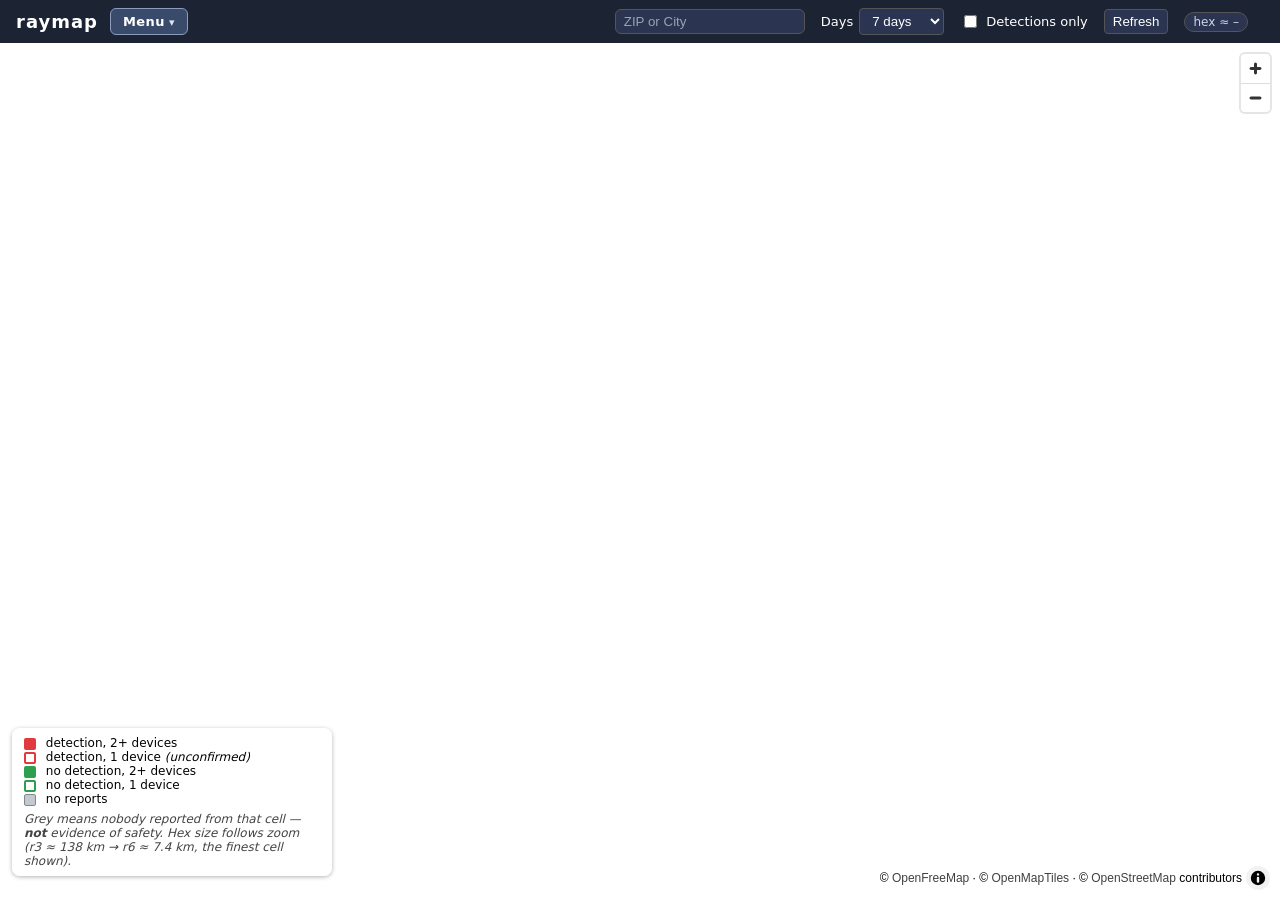
<file: ui/index.html>
<!DOCTYPE html>
<html lang="en">
<head>
  <meta charset="utf-8" />
  <meta name="viewport" content="width=device-width, initial-scale=1" />
  <title>raymap — crowdsourced detection map</title>
  <link href="style.css" rel="stylesheet" />
  <!-- Vendored locally (no CDN dependency): maplibre-gl 3.6.2, h3-js 4.5.0 -->
  <link href="vendor_maplibre-gl.css" rel="stylesheet" />
</head>
<body>
  <header class="topbar">
    <h1>raymap</h1>
    <details class="menu" id="menu">
      <summary aria-label="Site menu">Menu</summary>
      <nav>
        <a href="/about">About</a>
        <a href="/downloads">Downloads</a>
      </nav>
    </details>
    <div class="controls">
      <form id="search-form" class="search" role="search">
        <input id="search" type="search" placeholder="ZIP or City"
               autocomplete="off" aria-label="Search by ZIP code or city" />
      </form>
      <label>
        Days
        <select id="days">
          <option value="1">1 day</option>
          <option value="7" selected>7 days</option>
          <option value="30">30 days</option>
          <option value="90">90 days</option>
        </select>
      </label>
      <label class="check">
        <input type="checkbox" id="detections-only" />
        Detections only
      </label>
      <button id="refresh">Refresh</button>
      <span id="res-badge" class="badge">hex ≈ –</span>
      <span id="status" class="status"></span>
    </div>
  </header>

  <div id="map"></div>

  <div id="legend" class="legend">
    <div><span class="swatch solid red"></span> detection, 2+ devices</div>
    <div><span class="swatch hollow red"></span> detection, 1 device <em>(unconfirmed)</em></div>
    <div><span class="swatch solid green"></span> no detection, 2+ devices</div>
    <div><span class="swatch hollow green"></span> no detection, 1 device</div>
    <div><span class="swatch solid grey"></span> no reports</div>
    <div class="note">
      Grey means nobody reported from that cell — <strong>not</strong> evidence of safety.
      Hex size follows zoom (r3 ≈ 138 km → r6 ≈ 7.4 km, the finest cell shown).
    </div>
  </div>

  <script src="vendor_maplibre-gl.js"></script>
  <script src="vendor_h3-js.js"></script>
  <script src="geo.js"></script>
  <script src="search.js"></script>
  <script src="app.js"></script>
</body>
</html>
</file>
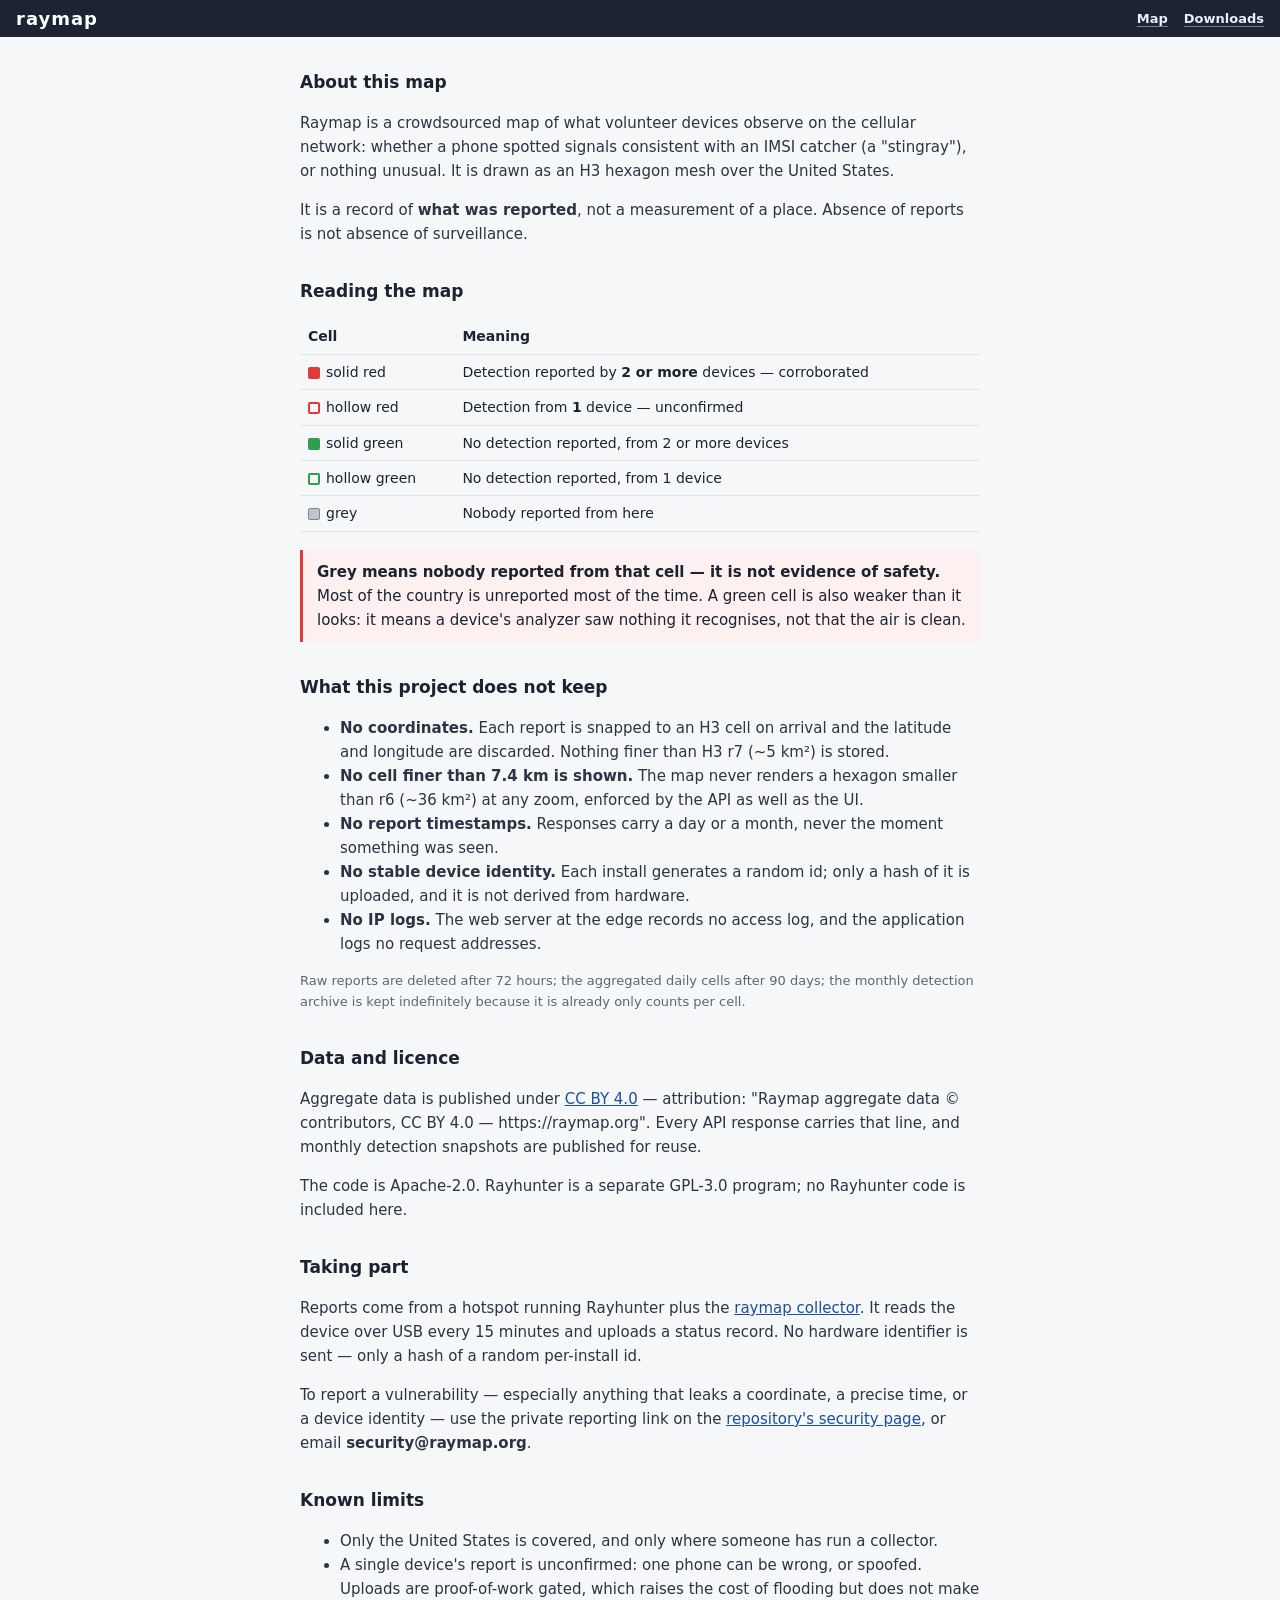
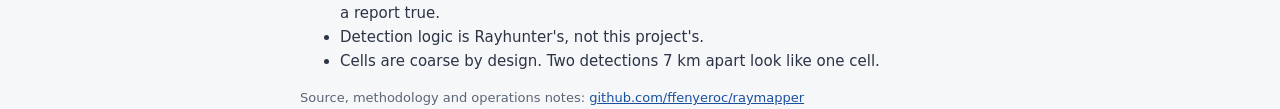
<file: ui/about.html>
<!DOCTYPE html>
<html lang="en">
<head>
  <meta charset="utf-8" />
  <meta name="viewport" content="width=device-width, initial-scale=1" />
  <title>About — raymap</title>
  <meta name="description" content="What the raymap crowdsourced IMSI-catcher detection map shows, what it does not show, and what data it keeps." />
  <link href="style.css" rel="stylesheet" />
</head>
<body class="page">
  <header class="topbar">
    <h1><a href="/">raymap</a></h1>
    <div class="controls">
      <a class="navlink" href="/">Map</a>
      <a class="navlink" href="/downloads">Downloads</a>
    </div>
  </header>

  <main class="prose">
    <h2>About this map</h2>
    <p>
      Raymap is a crowdsourced map of what volunteer devices observe on the cellular
      network: whether a phone spotted signals consistent with an IMSI catcher (a
      "stingray"), or nothing unusual. It is drawn as an H3 hexagon mesh over the
      United States.
    </p>
    <p>
      It is a record of <strong>what was reported</strong>, not a measurement of a place.
      Absence of reports is not absence of surveillance.
    </p>

    <h2>Reading the map</h2>
    <table>
      <tr><th>Cell</th><th>Meaning</th></tr>
      <tr>
        <td><span class="swatch-inline" style="background:#e0393e"></span>solid red</td>
        <td>Detection reported by <strong>2 or more</strong> devices — corroborated</td>
      </tr>
      <tr>
        <td><span class="swatch-inline" style="border:2.5px solid #e0393e"></span>hollow red</td>
        <td>Detection from <strong>1</strong> device — unconfirmed</td>
      </tr>
      <tr>
        <td><span class="swatch-inline" style="background:#2e9e4f"></span>solid green</td>
        <td>No detection reported, from 2 or more devices</td>
      </tr>
      <tr>
        <td><span class="swatch-inline" style="border:2.5px solid #2e9e4f"></span>hollow green</td>
        <td>No detection reported, from 1 device</td>
      </tr>
      <tr>
        <td><span class="swatch-inline" style="background:rgba(125,135,148,0.45);border:1px solid #7d8794"></span>grey</td>
        <td>Nobody reported from here</td>
      </tr>
    </table>

    <div class="callout">
      <strong>Grey means nobody reported from that cell — it is not evidence of safety.</strong>
      Most of the country is unreported most of the time. A green cell is also weaker than it
      looks: it means a device's analyzer saw nothing it recognises, not that the air is clean.
    </div>

    <h2>What this project does not keep</h2>
    <ul>
      <li><strong>No coordinates.</strong> Each report is snapped to an H3 cell on arrival and the
        latitude and longitude are discarded. Nothing finer than H3 r7 (~5 km²) is stored.</li>
      <li><strong>No cell finer than 7.4 km is shown.</strong> The map never renders a hexagon
        smaller than r6 (~36 km²) at any zoom, enforced by the API as well as the UI.</li>
      <li><strong>No report timestamps.</strong> Responses carry a day or a month, never the
        moment something was seen.</li>
      <li><strong>No stable device identity.</strong> Each install generates a random id; only a
        hash of it is uploaded, and it is not derived from hardware.</li>
      <li><strong>No IP logs.</strong> The web server at the edge records no access log, and the
        application logs no request addresses.</li>
    </ul>
    <p class="muted">
      Raw reports are deleted after 72 hours; the aggregated daily cells after 90 days; the
      monthly detection archive is kept indefinitely because it is already only counts per cell.
    </p>

    <h2>Data and licence</h2>
    <p>
      Aggregate data is published under
      <a href="https://creativecommons.org/licenses/by/4.0/">CC BY 4.0</a> — attribution:
      "Raymap aggregate data © contributors, CC BY 4.0 — https://raymap.org". Every API response
      carries that line, and monthly detection snapshots are published for reuse.
    </p>
    <p>
      The code is Apache-2.0. Rayhunter is a separate GPL-3.0 program; no Rayhunter code is
      included here.
    </p>

    <h2>Taking part</h2>
    <p>
      Reports come from a hotspot running Rayhunter plus the
      <a href="/downloads">raymap collector</a>. It reads the device over USB every 15 minutes and
      uploads a status record. No hardware identifier is sent — only a hash of a random
      per-install id.
    </p>
    <p>
      To report a vulnerability — especially anything that leaks a coordinate, a precise time, or
      a device identity — use the private reporting link on the
      <a href="https://github.com/ffenyeroc/raymapper/security">repository's security page</a>,
      or email <strong>security@raymap.org</strong>.
    </p>

    <h2>Known limits</h2>
    <ul>
      <li>Only the United States is covered, and only where someone has run a collector.</li>
      <li>A single device's report is unconfirmed: one phone can be wrong, or spoofed.
        Uploads are proof-of-work gated, which raises the cost of flooding but does not make a
        report true.</li>
      <li>Detection logic is Rayhunter's, not this project's.</li>
      <li>Cells are coarse by design. Two detections 7 km apart look like one cell.</li>
    </ul>

    <p class="muted">
      Source, methodology and operations notes:
      <a href="https://github.com/ffenyeroc/raymapper">github.com/ffenyeroc/raymapper</a>
    </p>
  </main>
</body>
</html>
</file>
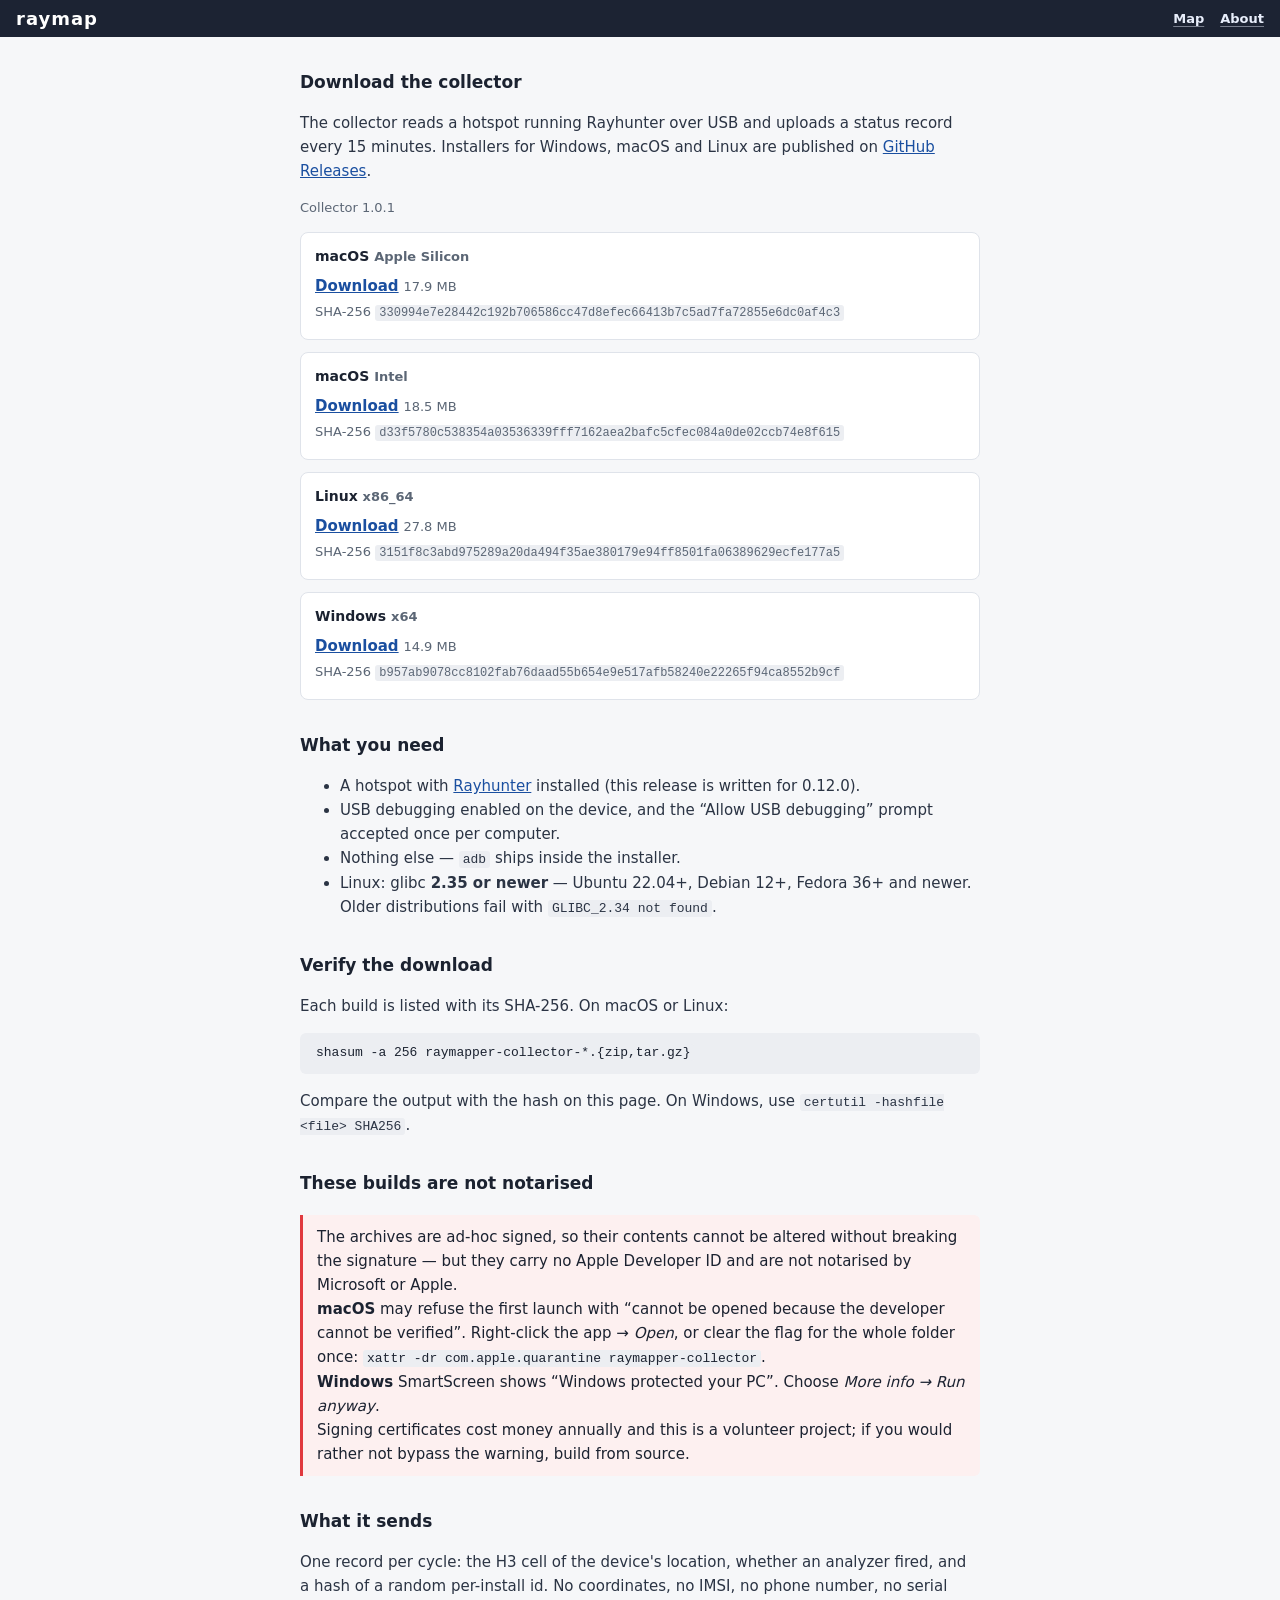
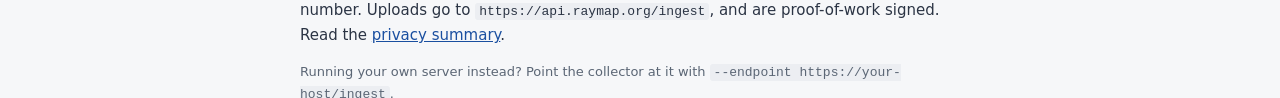
<file: ui/downloads.html>
<!DOCTYPE html>
<html lang="en">
<head>
  <meta charset="utf-8" />
  <meta name="viewport" content="width=device-width, initial-scale=1" />
  <title>Downloads — raymap</title>
  <meta name="description" content="Download the raymap collector for Windows, macOS or Linux." />
  <link href="style.css" rel="stylesheet" />
</head>
<body class="page">
  <header class="topbar">
    <h1><a href="/">raymap</a></h1>
    <div class="controls">
      <a class="navlink" href="/">Map</a>
      <a class="navlink" href="/about">About</a>
    </div>
  </header>

  <main class="prose">
    <h2>Download the collector</h2>
    <p>
      The collector reads a hotspot running Rayhunter over USB and uploads a status record
      every 15 minutes. Installers for Windows, macOS and Linux are published on
      <a href="https://github.com/ffenyeroc/raymapper/releases">GitHub Releases</a>.
    </p>

    <p id="manifest-note" class="muted">Loading available builds…</p>
    <div id="artifacts"></div>

    <h2>What you need</h2>
    <ul>
      <li>A hotspot with <a href="https://github.com/EFForg/rayhunter">Rayhunter</a> installed
        (this release is written for 0.12.0).</li>
      <li>USB debugging enabled on the device, and the “Allow USB debugging” prompt accepted
        once per computer.</li>
      <li>Nothing else — <code>adb</code> ships inside the installer.</li>
      <li>Linux: glibc <strong>2.35 or newer</strong> — Ubuntu 22.04+, Debian 12+, Fedora 36+
        and newer. Older distributions fail with <code>GLIBC_2.34 not found</code>.</li>
    </ul>

    <h2>Verify the download</h2>
    <p>Each build is listed with its SHA-256. On macOS or Linux:</p>
    <pre><code>shasum -a 256 raymapper-collector-*.{zip,tar.gz}</code></pre>
    <p>Compare the output with the hash on this page. On Windows, use
      <code>certutil -hashfile &lt;file&gt; SHA256</code>.</p>

    <h2>These builds are not notarised</h2>
    <div class="callout">
      The archives are ad-hoc signed, so their contents cannot be altered without breaking the
      signature — but they carry no Apple Developer ID and are not notarised by Microsoft or
      Apple.<br />
      <strong>macOS</strong> may refuse the first launch with “cannot be opened because the
      developer cannot be verified”. Right-click the app → <em>Open</em>, or clear the flag for
      the whole folder once: <code>xattr -dr com.apple.quarantine raymapper-collector</code>.<br />
      <strong>Windows</strong> SmartScreen shows “Windows protected your PC”. Choose
      <em>More info → Run anyway</em>.<br />
      Signing certificates cost money annually and this is a volunteer project; if you would
      rather not bypass the warning, build from source.
    </div>

    <h2>What it sends</h2>
    <p>
      One record per cycle: the H3 cell of the device's location, whether an analyzer fired,
      and a hash of a random per-install id. No coordinates, no IMSI, no phone number, no serial
      number. Uploads go to <code>https://api.raymap.org/ingest</code>, and are proof-of-work
      signed. Read the <a href="/about">privacy summary</a>.
    </p>
    <p class="muted">
      Running your own server instead? Point the collector at it with
      <code>--endpoint https://your-host/ingest</code>.
    </p>
  </main>

  <script src="downloads.js"></script>
</body>
</html>
</file>
<file: ui/style.css>
/* raymap UI styles */
* { box-sizing: border-box; }
html, body { margin: 0; height: 100%; font-family: -apple-system, system-ui, sans-serif; }

.topbar {
  position: relative; z-index: 10;
  display: flex; align-items: center; justify-content: space-between;
  padding: 8px 16px; background: #1c2333; color: #fff; gap: 12px;
}
.topbar h1 { margin: 0; font-size: 18px; letter-spacing: 1px; }
.controls { display: flex; align-items: center; gap: 16px; font-size: 13px; }
.controls label { display: flex; align-items: center; gap: 6px; }
.controls select, .controls button {
  padding: 4px 8px; border-radius: 4px; border: 1px solid #555; background: #2b3450; color: #fff;
}
.search input {
  width: 190px; padding: 4px 8px; border-radius: 6px;
  border: 1px solid #555; background: #2b3450; color: #fff;
}
.search input::placeholder { color: #9aa3af; }
@media (max-width: 720px) { .search input { width: 130px; } }

.status { color: #9fe3a6; }
.status.err { color: #ff9f9f; }
.badge {
  font-size: 12px; padding: 2px 8px; border-radius: 999px;
  background: #2b3450; border: 1px solid #555; color: #cfd6e4;
}

#map { position: absolute; inset: 44px 0 0 0; }

.legend {
  position: absolute; z-index: 10; left: 12px; bottom: 24px;
  background: rgba(255,255,255,0.94); padding: 8px 12px; border-radius: 8px;
  font-size: 12px; box-shadow: 0 1px 4px rgba(0,0,0,0.3); max-width: 320px;
}
.legend .swatch {
  display: inline-block; width: 12px; height: 12px; margin-right: 6px;
  vertical-align: middle; border-radius: 2px;
}
/* solid = corroborated by 2+ devices; hollow = a single device (unconfirmed) */
.swatch.solid.red   { background: #e0393e; }
.swatch.solid.green { background: #2e9e4f; }
/* keep in sync with GREY in app.js (#7d8794 = 125,135,148) */
.swatch.solid.grey  { background: rgba(125,135,148,0.45); border: 1px solid rgba(125,135,148,1); }
.swatch.hollow.red  { border: 2.5px solid #e0393e; background: transparent; }
.swatch.hollow.green{ border: 2.5px solid #2e9e4f; background: transparent; }
.legend .note { margin-top: 6px; color: #444; font-style: italic; }
.legend em { font-style: italic; }

.maplibregl-popup-content { font-size: 12px; line-height: 1.45; }
.maplibregl-popup-content strong { display: block; margin-bottom: 4px; }
.mono { font-family: ui-monospace, SFMono-Regular, Menlo, monospace; color: #666; font-size: 11px; }

/* --- site menu (About / Downloads) --------------------------------------- */
/* <details> is used as-is: it is keyboard accessible and needs no JS to open.
   Sits beside the wordmark; margin-right:auto keeps .controls pinned right. */
.topbar .menu { position: relative; margin-right: auto; }
.menu summary {
  list-style: none; cursor: pointer; padding: 5px 12px; border-radius: 6px;
  border: 1px solid #8b9cbe; background: #3a4a6b; color: #fff;
  font-size: 13px; font-weight: 700; letter-spacing: 0.4px;
}
.menu summary:hover, .menu summary:focus-visible {
  background: #4a5d85; border-color: #b9c8e2;
}
.menu summary::-webkit-details-marker { display: none; }
.menu summary::after { content: " ▾"; font-size: 11px; color: #dde5f3; }
.menu[open] summary { background: #4a5d85; border-color: #b9c8e2; }
.menu[open] summary::after { content: " ▴"; }
.menu nav {
  position: absolute; left: 0; top: calc(100% + 6px); z-index: 20;
  display: flex; flex-direction: column; min-width: 170px;
  background: #1b2233; border: 1px solid #8b9cbe; border-radius: 8px;
  box-shadow: 0 6px 20px rgba(0,0,0,0.55); overflow: hidden;
}
.menu nav a {
  padding: 11px 15px; color: #ffffff; text-decoration: none;
  font-size: 14px; font-weight: 600;
}
.menu nav a + a { border-top: 1px solid #33405c; }
.menu nav a:hover, .menu nav a:focus {
  background: #33405c; text-decoration: underline; color: #fff;
}
@media (max-width: 720px) {
  .menu summary { padding: 4px 8px; font-size: 12px; }
  .menu nav { min-width: 145px; }
}

/* --- static pages (/about, /downloads) ----------------------------------- */
body.page { background: #f6f7f9; color: #1b2230; }
.topbar a { color: #fff; text-decoration: none; }
.topbar .navlink {
  color: #e8eefb; text-decoration: underline; text-underline-offset: 3px;
  text-decoration-color: rgba(232,238,251,0.45); font-size: 13px; font-weight: 600;
}
.topbar .navlink:hover, .topbar .navlink:focus {
  color: #fff; text-decoration-color: #fff;
}
.prose {
  max-width: 720px; margin: 28px auto 64px; padding: 0 20px;
  font-size: 15px; line-height: 1.6;
}
.prose h2 { font-size: 17px; margin-top: 32px; }
.prose h3 { font-size: 14px; margin-top: 22px; }
.prose p, .prose li { color: #2b3444; }
.prose a { color: #1a4fa0; }
.prose code {
  font-family: ui-monospace, SFMono-Regular, Menlo, monospace;
  font-size: 13px; background: #eceef2; padding: 1px 4px; border-radius: 3px;
}
.prose table { border-collapse: collapse; width: 100%; font-size: 14px; }
.prose th, .prose td { text-align: left; padding: 6px 8px; border-bottom: 1px solid #dfe3ea; }
.prose .callout {
  border-left: 3px solid #e0393e; background: #fdf0f0;
  padding: 10px 14px; margin: 18px 0; border-radius: 0 6px 6px 0;
}
.prose .muted { color: #5b6675; font-size: 13px; }
.prose pre {
  background: #eceef2; padding: 10px 12px; border-radius: 6px;
  overflow-x: auto; font-size: 13px;
}
.prose .card {
  border: 1px solid #dfe3ea; background: #fff; border-radius: 8px;
  padding: 12px 14px; margin: 12px 0;
}
.prose .card h3 { margin: 0 0 6px; font-size: 14px; }
.prose .card p { margin: 4px 0; }
.prose .card .download { font-weight: 600; font-size: 15px; }
.prose .card code { font-size: 12px; word-break: break-all; }
.swatch-inline {
  display: inline-block; width: 12px; height: 12px; margin-right: 6px;
  vertical-align: middle; border-radius: 2px;
}
</file>
<file: ui/vendor_maplibre-gl.css>
.maplibregl-map{-webkit-tap-highlight-color:rgb(0 0 0/0);font:12px/20px Helvetica Neue,Arial,Helvetica,sans-serif;overflow:hidden;position:relative}.maplibregl-canvas{left:0;position:absolute;top:0}.maplibregl-map:fullscreen{height:100%;width:100%}.maplibregl-ctrl-group button.maplibregl-ctrl-compass{touch-action:none}.maplibregl-canvas-container.maplibregl-interactive,.maplibregl-ctrl-group button.maplibregl-ctrl-compass{cursor:grab;-moz-user-select:none;-webkit-user-select:none;-ms-user-select:none;user-select:none}.maplibregl-canvas-container.maplibregl-interactive.maplibregl-track-pointer{cursor:pointer}.maplibregl-canvas-container.maplibregl-interactive:active,.maplibregl-ctrl-group button.maplibregl-ctrl-compass:active{cursor:grabbing}.maplibregl-canvas-container.maplibregl-touch-zoom-rotate,.maplibregl-canvas-container.maplibregl-touch-zoom-rotate .maplibregl-canvas{touch-action:pan-x pan-y}.maplibregl-canvas-container.maplibregl-touch-drag-pan,.maplibregl-canvas-container.maplibregl-touch-drag-pan .maplibregl-canvas{touch-action:pinch-zoom}.maplibregl-canvas-container.maplibregl-touch-zoom-rotate.maplibregl-touch-drag-pan,.maplibregl-canvas-container.maplibregl-touch-zoom-rotate.maplibregl-touch-drag-pan .maplibregl-canvas{touch-action:none}.maplibregl-canvas-container.maplibregl-touch-drag-pan.maplibregl-cooperative-gestures,.maplibregl-canvas-container.maplibregl-touch-drag-pan.maplibregl-cooperative-gestures .maplibregl-canvas{touch-action:pan-x pan-y}.maplibregl-ctrl-bottom-left,.maplibregl-ctrl-bottom-right,.maplibregl-ctrl-top-left,.maplibregl-ctrl-top-right{pointer-events:none;position:absolute;z-index:2}.maplibregl-ctrl-top-left{left:0;top:0}.maplibregl-ctrl-top-right{right:0;top:0}.maplibregl-ctrl-bottom-left{bottom:0;left:0}.maplibregl-ctrl-bottom-right{bottom:0;right:0}.maplibregl-ctrl{clear:both;pointer-events:auto;transform:translate(0)}.maplibregl-ctrl-top-left .maplibregl-ctrl{float:left;margin:10px 0 0 10px}.maplibregl-ctrl-top-right .maplibregl-ctrl{float:right;margin:10px 10px 0 0}.maplibregl-ctrl-bottom-left .maplibregl-ctrl{float:left;margin:0 0 10px 10px}.maplibregl-ctrl-bottom-right .maplibregl-ctrl{float:right;margin:0 10px 10px 0}.maplibregl-ctrl-group{background:#fff;border-radius:4px}.maplibregl-ctrl-group:not(:empty){box-shadow:0 0 0 2px rgba(0,0,0,.1)}@media (-ms-high-contrast:active){.maplibregl-ctrl-group:not(:empty){box-shadow:0 0 0 2px ButtonText}}.maplibregl-ctrl-group button{background-color:transparent;border:0;box-sizing:border-box;cursor:pointer;display:block;height:29px;outline:none;padding:0;width:29px}.maplibregl-ctrl-group button+button{border-top:1px solid #ddd}.maplibregl-ctrl button .maplibregl-ctrl-icon{background-position:50%;background-repeat:no-repeat;display:block;height:100%;width:100%}@media (-ms-high-contrast:active){.maplibregl-ctrl-icon{background-color:transparent}.maplibregl-ctrl-group button+button{border-top:1px solid ButtonText}}.maplibregl-ctrl button::-moz-focus-inner{border:0;padding:0}.maplibregl-ctrl-attrib-button:focus,.maplibregl-ctrl-group button:focus{box-shadow:0 0 2px 2px #0096ff}.maplibregl-ctrl button:disabled{cursor:not-allowed}.maplibregl-ctrl button:disabled .maplibregl-ctrl-icon{opacity:.25}.maplibregl-ctrl button:not(:disabled):hover{background-color:rgb(0 0 0/5%)}.maplibregl-ctrl-group button:focus:focus-visible{box-shadow:0 0 2px 2px #0096ff}.maplibregl-ctrl-group button:focus:not(:focus-visible){box-shadow:none}.maplibregl-ctrl-group button:focus:first-child{border-radius:4px 4px 0 0}.maplibregl-ctrl-group button:focus:last-child{border-radius:0 0 4px 4px}.maplibregl-ctrl-group button:focus:only-child{border-radius:inherit}.maplibregl-ctrl button.maplibregl-ctrl-zoom-out .maplibregl-ctrl-icon{background-image:url("data:image/svg+xml;charset=utf-8,%3Csvg xmlns='http://www.w3.org/2000/svg' width='29' height='29' fill='%23333' viewBox='0 0 29 29'%3E%3Cpath d='M10 13c-.75 0-1.5.75-1.5 1.5S9.25 16 10 16h9c.75 0 1.5-.75 1.5-1.5S19.75 13 19 13h-9z'/%3E%3C/svg%3E")}.maplibregl-ctrl button.maplibregl-ctrl-zoom-in .maplibregl-ctrl-icon{background-image:url("data:image/svg+xml;charset=utf-8,%3Csvg xmlns='http://www.w3.org/2000/svg' width='29' height='29' fill='%23333' viewBox='0 0 29 29'%3E%3Cpath d='M14.5 8.5c-.75 0-1.5.75-1.5 1.5v3h-3c-.75 0-1.5.75-1.5 1.5S9.25 16 10 16h3v3c0 .75.75 1.5 1.5 1.5S16 19.75 16 19v-3h3c.75 0 1.5-.75 1.5-1.5S19.75 13 19 13h-3v-3c0-.75-.75-1.5-1.5-1.5z'/%3E%3C/svg%3E")}@media (-ms-high-contrast:active){.maplibregl-ctrl button.maplibregl-ctrl-zoom-out .maplibregl-ctrl-icon{background-image:url("data:image/svg+xml;charset=utf-8,%3Csvg xmlns='http://www.w3.org/2000/svg' width='29' height='29' fill='%23fff' viewBox='0 0 29 29'%3E%3Cpath d='M10 13c-.75 0-1.5.75-1.5 1.5S9.25 16 10 16h9c.75 0 1.5-.75 1.5-1.5S19.75 13 19 13h-9z'/%3E%3C/svg%3E")}.maplibregl-ctrl button.maplibregl-ctrl-zoom-in .maplibregl-ctrl-icon{background-image:url("data:image/svg+xml;charset=utf-8,%3Csvg xmlns='http://www.w3.org/2000/svg' width='29' height='29' fill='%23fff' viewBox='0 0 29 29'%3E%3Cpath d='M14.5 8.5c-.75 0-1.5.75-1.5 1.5v3h-3c-.75 0-1.5.75-1.5 1.5S9.25 16 10 16h3v3c0 .75.75 1.5 1.5 1.5S16 19.75 16 19v-3h3c.75 0 1.5-.75 1.5-1.5S19.75 13 19 13h-3v-3c0-.75-.75-1.5-1.5-1.5z'/%3E%3C/svg%3E")}}@media (-ms-high-contrast:black-on-white){.maplibregl-ctrl button.maplibregl-ctrl-zoom-out .maplibregl-ctrl-icon{background-image:url("data:image/svg+xml;charset=utf-8,%3Csvg xmlns='http://www.w3.org/2000/svg' width='29' height='29' viewBox='0 0 29 29'%3E%3Cpath d='M10 13c-.75 0-1.5.75-1.5 1.5S9.25 16 10 16h9c.75 0 1.5-.75 1.5-1.5S19.75 13 19 13h-9z'/%3E%3C/svg%3E")}.maplibregl-ctrl button.maplibregl-ctrl-zoom-in .maplibregl-ctrl-icon{background-image:url("data:image/svg+xml;charset=utf-8,%3Csvg xmlns='http://www.w3.org/2000/svg' width='29' height='29' viewBox='0 0 29 29'%3E%3Cpath d='M14.5 8.5c-.75 0-1.5.75-1.5 1.5v3h-3c-.75 0-1.5.75-1.5 1.5S9.25 16 10 16h3v3c0 .75.75 1.5 1.5 1.5S16 19.75 16 19v-3h3c.75 0 1.5-.75 1.5-1.5S19.75 13 19 13h-3v-3c0-.75-.75-1.5-1.5-1.5z'/%3E%3C/svg%3E")}}.maplibregl-ctrl button.maplibregl-ctrl-fullscreen .maplibregl-ctrl-icon{background-image:url("data:image/svg+xml;charset=utf-8,%3Csvg xmlns='http://www.w3.org/2000/svg' width='29' height='29' fill='%23333' viewBox='0 0 29 29'%3E%3Cpath d='M24 16v5.5c0 1.75-.75 2.5-2.5 2.5H16v-1l3-1.5-4-5.5 1-1 5.5 4 1.5-3h1zM6 16l1.5 3 5.5-4 1 1-4 5.5 3 1.5v1H7.5C5.75 24 5 23.25 5 21.5V16h1zm7-11v1l-3 1.5 4 5.5-1 1-5.5-4L6 13H5V7.5C5 5.75 5.75 5 7.5 5H13zm11 2.5c0-1.75-.75-2.5-2.5-2.5H16v1l3 1.5-4 5.5 1 1 5.5-4 1.5 3h1V7.5z'/%3E%3C/svg%3E")}.maplibregl-ctrl button.maplibregl-ctrl-shrink .maplibregl-ctrl-icon{background-image:url("data:image/svg+xml;charset=utf-8,%3Csvg xmlns='http://www.w3.org/2000/svg' width='29' height='29' viewBox='0 0 29 29'%3E%3Cpath d='M18.5 16c-1.75 0-2.5.75-2.5 2.5V24h1l1.5-3 5.5 4 1-1-4-5.5 3-1.5v-1h-5.5zM13 18.5c0-1.75-.75-2.5-2.5-2.5H5v1l3 1.5L4 24l1 1 5.5-4 1.5 3h1v-5.5zm3-8c0 1.75.75 2.5 2.5 2.5H24v-1l-3-1.5L25 5l-1-1-5.5 4L17 5h-1v5.5zM10.5 13c1.75 0 2.5-.75 2.5-2.5V5h-1l-1.5 3L5 4 4 5l4 5.5L5 12v1h5.5z'/%3E%3C/svg%3E")}@media (-ms-high-contrast:active){.maplibregl-ctrl button.maplibregl-ctrl-fullscreen .maplibregl-ctrl-icon{background-image:url("data:image/svg+xml;charset=utf-8,%3Csvg xmlns='http://www.w3.org/2000/svg' width='29' height='29' fill='%23fff' viewBox='0 0 29 29'%3E%3Cpath d='M24 16v5.5c0 1.75-.75 2.5-2.5 2.5H16v-1l3-1.5-4-5.5 1-1 5.5 4 1.5-3h1zM6 16l1.5 3 5.5-4 1 1-4 5.5 3 1.5v1H7.5C5.75 24 5 23.25 5 21.5V16h1zm7-11v1l-3 1.5 4 5.5-1 1-5.5-4L6 13H5V7.5C5 5.75 5.75 5 7.5 5H13zm11 2.5c0-1.75-.75-2.5-2.5-2.5H16v1l3 1.5-4 5.5 1 1 5.5-4 1.5 3h1V7.5z'/%3E%3C/svg%3E")}.maplibregl-ctrl button.maplibregl-ctrl-shrink .maplibregl-ctrl-icon{background-image:url("data:image/svg+xml;charset=utf-8,%3Csvg xmlns='http://www.w3.org/2000/svg' width='29' height='29' fill='%23fff' viewBox='0 0 29 29'%3E%3Cpath d='M18.5 16c-1.75 0-2.5.75-2.5 2.5V24h1l1.5-3 5.5 4 1-1-4-5.5 3-1.5v-1h-5.5zM13 18.5c0-1.75-.75-2.5-2.5-2.5H5v1l3 1.5L4 24l1 1 5.5-4 1.5 3h1v-5.5zm3-8c0 1.75.75 2.5 2.5 2.5H24v-1l-3-1.5L25 5l-1-1-5.5 4L17 5h-1v5.5zM10.5 13c1.75 0 2.5-.75 2.5-2.5V5h-1l-1.5 3L5 4 4 5l4 5.5L5 12v1h5.5z'/%3E%3C/svg%3E")}}@media (-ms-high-contrast:black-on-white){.maplibregl-ctrl button.maplibregl-ctrl-fullscreen .maplibregl-ctrl-icon{background-image:url("data:image/svg+xml;charset=utf-8,%3Csvg xmlns='http://www.w3.org/2000/svg' width='29' height='29' viewBox='0 0 29 29'%3E%3Cpath d='M24 16v5.5c0 1.75-.75 2.5-2.5 2.5H16v-1l3-1.5-4-5.5 1-1 5.5 4 1.5-3h1zM6 16l1.5 3 5.5-4 1 1-4 5.5 3 1.5v1H7.5C5.75 24 5 23.25 5 21.5V16h1zm7-11v1l-3 1.5 4 5.5-1 1-5.5-4L6 13H5V7.5C5 5.75 5.75 5 7.5 5H13zm11 2.5c0-1.75-.75-2.5-2.5-2.5H16v1l3 1.5-4 5.5 1 1 5.5-4 1.5 3h1V7.5z'/%3E%3C/svg%3E")}.maplibregl-ctrl button.maplibregl-ctrl-shrink .maplibregl-ctrl-icon{background-image:url("data:image/svg+xml;charset=utf-8,%3Csvg xmlns='http://www.w3.org/2000/svg' width='29' height='29' viewBox='0 0 29 29'%3E%3Cpath d='M18.5 16c-1.75 0-2.5.75-2.5 2.5V24h1l1.5-3 5.5 4 1-1-4-5.5 3-1.5v-1h-5.5zM13 18.5c0-1.75-.75-2.5-2.5-2.5H5v1l3 1.5L4 24l1 1 5.5-4 1.5 3h1v-5.5zm3-8c0 1.75.75 2.5 2.5 2.5H24v-1l-3-1.5L25 5l-1-1-5.5 4L17 5h-1v5.5zM10.5 13c1.75 0 2.5-.75 2.5-2.5V5h-1l-1.5 3L5 4 4 5l4 5.5L5 12v1h5.5z'/%3E%3C/svg%3E")}}.maplibregl-ctrl button.maplibregl-ctrl-compass .maplibregl-ctrl-icon{background-image:url("data:image/svg+xml;charset=utf-8,%3Csvg xmlns='http://www.w3.org/2000/svg' width='29' height='29' fill='%23333' viewBox='0 0 29 29'%3E%3Cpath d='m10.5 14 4-8 4 8h-8z'/%3E%3Cpath fill='%23ccc' d='m10.5 16 4 8 4-8h-8z'/%3E%3C/svg%3E")}@media (-ms-high-contrast:active){.maplibregl-ctrl button.maplibregl-ctrl-compass .maplibregl-ctrl-icon{background-image:url("data:image/svg+xml;charset=utf-8,%3Csvg xmlns='http://www.w3.org/2000/svg' width='29' height='29' fill='%23fff' viewBox='0 0 29 29'%3E%3Cpath d='m10.5 14 4-8 4 8h-8z'/%3E%3Cpath fill='%23999' d='m10.5 16 4 8 4-8h-8z'/%3E%3C/svg%3E")}}@media (-ms-high-contrast:black-on-white){.maplibregl-ctrl button.maplibregl-ctrl-compass .maplibregl-ctrl-icon{background-image:url("data:image/svg+xml;charset=utf-8,%3Csvg xmlns='http://www.w3.org/2000/svg' width='29' height='29' viewBox='0 0 29 29'%3E%3Cpath d='m10.5 14 4-8 4 8h-8z'/%3E%3Cpath fill='%23ccc' d='m10.5 16 4 8 4-8h-8z'/%3E%3C/svg%3E")}}.maplibregl-ctrl button.maplibregl-ctrl-terrain .maplibregl-ctrl-icon{background-image:url("data:image/svg+xml;charset=utf-8,%3Csvg xmlns='http://www.w3.org/2000/svg' width='22' height='22' fill='%23333' viewBox='0 0 22 22'%3E%3Cpath d='m1.754 13.406 4.453-4.851 3.09 3.09 3.281 3.277.969-.969-3.309-3.312 3.844-4.121 6.148 6.886h1.082v-.855l-7.207-8.07-4.84 5.187L6.169 6.57l-5.48 5.965v.871ZM.688 16.844h20.625v1.375H.688Zm0 0'/%3E%3C/svg%3E")}.maplibregl-ctrl button.maplibregl-ctrl-terrain-enabled .maplibregl-ctrl-icon{background-image:url("data:image/svg+xml;charset=utf-8,%3Csvg xmlns='http://www.w3.org/2000/svg' width='22' height='22' fill='%2333b5e5' viewBox='0 0 22 22'%3E%3Cpath d='m1.754 13.406 4.453-4.851 3.09 3.09 3.281 3.277.969-.969-3.309-3.312 3.844-4.121 6.148 6.886h1.082v-.855l-7.207-8.07-4.84 5.187L6.169 6.57l-5.48 5.965v.871ZM.688 16.844h20.625v1.375H.688Zm0 0'/%3E%3C/svg%3E")}.maplibregl-ctrl button.maplibregl-ctrl-geolocate .maplibregl-ctrl-icon{background-image:url("data:image/svg+xml;charset=utf-8,%3Csvg xmlns='http://www.w3.org/2000/svg' width='29' height='29' fill='%23333' viewBox='0 0 20 20'%3E%3Cpath d='M10 4C9 4 9 5 9 5v.1A5 5 0 0 0 5.1 9H5s-1 0-1 1 1 1 1 1h.1A5 5 0 0 0 9 14.9v.1s0 1 1 1 1-1 1-1v-.1a5 5 0 0 0 3.9-3.9h.1s1 0 1-1-1-1-1-1h-.1A5 5 0 0 0 11 5.1V5s0-1-1-1zm0 2.5a3.5 3.5 0 1 1 0 7 3.5 3.5 0 1 1 0-7z'/%3E%3Ccircle cx='10' cy='10' r='2'/%3E%3C/svg%3E")}.maplibregl-ctrl button.maplibregl-ctrl-geolocate:disabled .maplibregl-ctrl-icon{background-image:url("data:image/svg+xml;charset=utf-8,%3Csvg xmlns='http://www.w3.org/2000/svg' width='29' height='29' fill='%23aaa' viewBox='0 0 20 20'%3E%3Cpath d='M10 4C9 4 9 5 9 5v.1A5 5 0 0 0 5.1 9H5s-1 0-1 1 1 1 1 1h.1A5 5 0 0 0 9 14.9v.1s0 1 1 1 1-1 1-1v-.1a5 5 0 0 0 3.9-3.9h.1s1 0 1-1-1-1-1-1h-.1A5 5 0 0 0 11 5.1V5s0-1-1-1zm0 2.5a3.5 3.5 0 1 1 0 7 3.5 3.5 0 1 1 0-7z'/%3E%3Ccircle cx='10' cy='10' r='2'/%3E%3Cpath fill='red' d='m14 5 1 1-9 9-1-1 9-9z'/%3E%3C/svg%3E")}.maplibregl-ctrl button.maplibregl-ctrl-geolocate.maplibregl-ctrl-geolocate-active .maplibregl-ctrl-icon{background-image:url("data:image/svg+xml;charset=utf-8,%3Csvg xmlns='http://www.w3.org/2000/svg' width='29' height='29' fill='%2333b5e5' viewBox='0 0 20 20'%3E%3Cpath d='M10 4C9 4 9 5 9 5v.1A5 5 0 0 0 5.1 9H5s-1 0-1 1 1 1 1 1h.1A5 5 0 0 0 9 14.9v.1s0 1 1 1 1-1 1-1v-.1a5 5 0 0 0 3.9-3.9h.1s1 0 1-1-1-1-1-1h-.1A5 5 0 0 0 11 5.1V5s0-1-1-1zm0 2.5a3.5 3.5 0 1 1 0 7 3.5 3.5 0 1 1 0-7z'/%3E%3Ccircle cx='10' cy='10' r='2'/%3E%3C/svg%3E")}.maplibregl-ctrl button.maplibregl-ctrl-geolocate.maplibregl-ctrl-geolocate-active-error .maplibregl-ctrl-icon{background-image:url("data:image/svg+xml;charset=utf-8,%3Csvg xmlns='http://www.w3.org/2000/svg' width='29' height='29' fill='%23e58978' viewBox='0 0 20 20'%3E%3Cpath d='M10 4C9 4 9 5 9 5v.1A5 5 0 0 0 5.1 9H5s-1 0-1 1 1 1 1 1h.1A5 5 0 0 0 9 14.9v.1s0 1 1 1 1-1 1-1v-.1a5 5 0 0 0 3.9-3.9h.1s1 0 1-1-1-1-1-1h-.1A5 5 0 0 0 11 5.1V5s0-1-1-1zm0 2.5a3.5 3.5 0 1 1 0 7 3.5 3.5 0 1 1 0-7z'/%3E%3Ccircle cx='10' cy='10' r='2'/%3E%3C/svg%3E")}.maplibregl-ctrl button.maplibregl-ctrl-geolocate.maplibregl-ctrl-geolocate-background .maplibregl-ctrl-icon{background-image:url("data:image/svg+xml;charset=utf-8,%3Csvg xmlns='http://www.w3.org/2000/svg' width='29' height='29' fill='%2333b5e5' viewBox='0 0 20 20'%3E%3Cpath d='M10 4C9 4 9 5 9 5v.1A5 5 0 0 0 5.1 9H5s-1 0-1 1 1 1 1 1h.1A5 5 0 0 0 9 14.9v.1s0 1 1 1 1-1 1-1v-.1a5 5 0 0 0 3.9-3.9h.1s1 0 1-1-1-1-1-1h-.1A5 5 0 0 0 11 5.1V5s0-1-1-1zm0 2.5a3.5 3.5 0 1 1 0 7 3.5 3.5 0 1 1 0-7z'/%3E%3C/svg%3E")}.maplibregl-ctrl button.maplibregl-ctrl-geolocate.maplibregl-ctrl-geolocate-background-error .maplibregl-ctrl-icon{background-image:url("data:image/svg+xml;charset=utf-8,%3Csvg xmlns='http://www.w3.org/2000/svg' width='29' height='29' fill='%23e54e33' viewBox='0 0 20 20'%3E%3Cpath d='M10 4C9 4 9 5 9 5v.1A5 5 0 0 0 5.1 9H5s-1 0-1 1 1 1 1 1h.1A5 5 0 0 0 9 14.9v.1s0 1 1 1 1-1 1-1v-.1a5 5 0 0 0 3.9-3.9h.1s1 0 1-1-1-1-1-1h-.1A5 5 0 0 0 11 5.1V5s0-1-1-1zm0 2.5a3.5 3.5 0 1 1 0 7 3.5 3.5 0 1 1 0-7z'/%3E%3C/svg%3E")}.maplibregl-ctrl button.maplibregl-ctrl-geolocate.maplibregl-ctrl-geolocate-waiting .maplibregl-ctrl-icon{animation:maplibregl-spin 2s linear infinite}@media (-ms-high-contrast:active){.maplibregl-ctrl button.maplibregl-ctrl-geolocate .maplibregl-ctrl-icon{background-image:url("data:image/svg+xml;charset=utf-8,%3Csvg xmlns='http://www.w3.org/2000/svg' width='29' height='29' fill='%23fff' viewBox='0 0 20 20'%3E%3Cpath d='M10 4C9 4 9 5 9 5v.1A5 5 0 0 0 5.1 9H5s-1 0-1 1 1 1 1 1h.1A5 5 0 0 0 9 14.9v.1s0 1 1 1 1-1 1-1v-.1a5 5 0 0 0 3.9-3.9h.1s1 0 1-1-1-1-1-1h-.1A5 5 0 0 0 11 5.1V5s0-1-1-1zm0 2.5a3.5 3.5 0 1 1 0 7 3.5 3.5 0 1 1 0-7z'/%3E%3Ccircle cx='10' cy='10' r='2'/%3E%3C/svg%3E")}.maplibregl-ctrl button.maplibregl-ctrl-geolocate:disabled .maplibregl-ctrl-icon{background-image:url("data:image/svg+xml;charset=utf-8,%3Csvg xmlns='http://www.w3.org/2000/svg' width='29' height='29' fill='%23999' viewBox='0 0 20 20'%3E%3Cpath d='M10 4C9 4 9 5 9 5v.1A5 5 0 0 0 5.1 9H5s-1 0-1 1 1 1 1 1h.1A5 5 0 0 0 9 14.9v.1s0 1 1 1 1-1 1-1v-.1a5 5 0 0 0 3.9-3.9h.1s1 0 1-1-1-1-1-1h-.1A5 5 0 0 0 11 5.1V5s0-1-1-1zm0 2.5a3.5 3.5 0 1 1 0 7 3.5 3.5 0 1 1 0-7z'/%3E%3Ccircle cx='10' cy='10' r='2'/%3E%3Cpath fill='red' d='m14 5 1 1-9 9-1-1 9-9z'/%3E%3C/svg%3E")}.maplibregl-ctrl button.maplibregl-ctrl-geolocate.maplibregl-ctrl-geolocate-active .maplibregl-ctrl-icon{background-image:url("data:image/svg+xml;charset=utf-8,%3Csvg xmlns='http://www.w3.org/2000/svg' width='29' height='29' fill='%2333b5e5' viewBox='0 0 20 20'%3E%3Cpath d='M10 4C9 4 9 5 9 5v.1A5 5 0 0 0 5.1 9H5s-1 0-1 1 1 1 1 1h.1A5 5 0 0 0 9 14.9v.1s0 1 1 1 1-1 1-1v-.1a5 5 0 0 0 3.9-3.9h.1s1 0 1-1-1-1-1-1h-.1A5 5 0 0 0 11 5.1V5s0-1-1-1zm0 2.5a3.5 3.5 0 1 1 0 7 3.5 3.5 0 1 1 0-7z'/%3E%3Ccircle cx='10' cy='10' r='2'/%3E%3C/svg%3E")}.maplibregl-ctrl button.maplibregl-ctrl-geolocate.maplibregl-ctrl-geolocate-active-error .maplibregl-ctrl-icon{background-image:url("data:image/svg+xml;charset=utf-8,%3Csvg xmlns='http://www.w3.org/2000/svg' width='29' height='29' fill='%23e58978' viewBox='0 0 20 20'%3E%3Cpath d='M10 4C9 4 9 5 9 5v.1A5 5 0 0 0 5.1 9H5s-1 0-1 1 1 1 1 1h.1A5 5 0 0 0 9 14.9v.1s0 1 1 1 1-1 1-1v-.1a5 5 0 0 0 3.9-3.9h.1s1 0 1-1-1-1-1-1h-.1A5 5 0 0 0 11 5.1V5s0-1-1-1zm0 2.5a3.5 3.5 0 1 1 0 7 3.5 3.5 0 1 1 0-7z'/%3E%3Ccircle cx='10' cy='10' r='2'/%3E%3C/svg%3E")}.maplibregl-ctrl button.maplibregl-ctrl-geolocate.maplibregl-ctrl-geolocate-background .maplibregl-ctrl-icon{background-image:url("data:image/svg+xml;charset=utf-8,%3Csvg xmlns='http://www.w3.org/2000/svg' width='29' height='29' fill='%2333b5e5' viewBox='0 0 20 20'%3E%3Cpath d='M10 4C9 4 9 5 9 5v.1A5 5 0 0 0 5.1 9H5s-1 0-1 1 1 1 1 1h.1A5 5 0 0 0 9 14.9v.1s0 1 1 1 1-1 1-1v-.1a5 5 0 0 0 3.9-3.9h.1s1 0 1-1-1-1-1-1h-.1A5 5 0 0 0 11 5.1V5s0-1-1-1zm0 2.5a3.5 3.5 0 1 1 0 7 3.5 3.5 0 1 1 0-7z'/%3E%3C/svg%3E")}.maplibregl-ctrl button.maplibregl-ctrl-geolocate.maplibregl-ctrl-geolocate-background-error .maplibregl-ctrl-icon{background-image:url("data:image/svg+xml;charset=utf-8,%3Csvg xmlns='http://www.w3.org/2000/svg' width='29' height='29' fill='%23e54e33' viewBox='0 0 20 20'%3E%3Cpath d='M10 4C9 4 9 5 9 5v.1A5 5 0 0 0 5.1 9H5s-1 0-1 1 1 1 1 1h.1A5 5 0 0 0 9 14.9v.1s0 1 1 1 1-1 1-1v-.1a5 5 0 0 0 3.9-3.9h.1s1 0 1-1-1-1-1-1h-.1A5 5 0 0 0 11 5.1V5s0-1-1-1zm0 2.5a3.5 3.5 0 1 1 0 7 3.5 3.5 0 1 1 0-7z'/%3E%3C/svg%3E")}}@media (-ms-high-contrast:black-on-white){.maplibregl-ctrl button.maplibregl-ctrl-geolocate .maplibregl-ctrl-icon{background-image:url("data:image/svg+xml;charset=utf-8,%3Csvg xmlns='http://www.w3.org/2000/svg' width='29' height='29' viewBox='0 0 20 20'%3E%3Cpath d='M10 4C9 4 9 5 9 5v.1A5 5 0 0 0 5.1 9H5s-1 0-1 1 1 1 1 1h.1A5 5 0 0 0 9 14.9v.1s0 1 1 1 1-1 1-1v-.1a5 5 0 0 0 3.9-3.9h.1s1 0 1-1-1-1-1-1h-.1A5 5 0 0 0 11 5.1V5s0-1-1-1zm0 2.5a3.5 3.5 0 1 1 0 7 3.5 3.5 0 1 1 0-7z'/%3E%3Ccircle cx='10' cy='10' r='2'/%3E%3C/svg%3E")}.maplibregl-ctrl button.maplibregl-ctrl-geolocate:disabled .maplibregl-ctrl-icon{background-image:url("data:image/svg+xml;charset=utf-8,%3Csvg xmlns='http://www.w3.org/2000/svg' width='29' height='29' fill='%23666' viewBox='0 0 20 20'%3E%3Cpath d='M10 4C9 4 9 5 9 5v.1A5 5 0 0 0 5.1 9H5s-1 0-1 1 1 1 1 1h.1A5 5 0 0 0 9 14.9v.1s0 1 1 1 1-1 1-1v-.1a5 5 0 0 0 3.9-3.9h.1s1 0 1-1-1-1-1-1h-.1A5 5 0 0 0 11 5.1V5s0-1-1-1zm0 2.5a3.5 3.5 0 1 1 0 7 3.5 3.5 0 1 1 0-7z'/%3E%3Ccircle cx='10' cy='10' r='2'/%3E%3Cpath fill='red' d='m14 5 1 1-9 9-1-1 9-9z'/%3E%3C/svg%3E")}}@keyframes maplibregl-spin{0%{transform:rotate(0deg)}to{transform:rotate(1turn)}}a.maplibregl-ctrl-logo{background-image:url("data:image/svg+xml;charset=utf-8,%3Csvg xmlns='http://www.w3.org/2000/svg' width='88' height='23' fill='none'%3E%3Cpath fill='%23000' fill-opacity='.4' fill-rule='evenodd' d='M17.408 16.796h-1.827l2.501-12.095h.198l3.324 6.533.988 2.19.988-2.19 3.258-6.533h.181l2.6 12.095h-1.81l-1.218-5.644-.362-1.71-.658 1.71-2.929 5.644h-.098l-2.914-5.644-.757-1.71-.345 1.71zm1.958-3.42-.726 3.663a1.255 1.255 0 0 1-1.232 1.011h-1.827a1.255 1.255 0 0 1-1.229-1.509l2.501-12.095a1.255 1.255 0 0 1 1.23-1.001h.197a1.255 1.255 0 0 1 1.12.685l3.19 6.273 3.125-6.263a1.255 1.255 0 0 1 1.123-.695h.181a1.255 1.255 0 0 1 1.227.991l1.443 6.71a5.11 5.11 0 0 1 .314-.787l.009-.016a4.623 4.623 0 0 1 1.777-1.887c.782-.46 1.668-.667 2.611-.667a4.548 4.548 0 0 1 1.7.32l.306.134c.21-.16.474-.256.759-.256h1.694a1.255 1.255 0 0 1 1.212.925 1.255 1.255 0 0 1 1.212-.925h1.711c.284 0 .545.094.755.252.613-.3 1.312-.45 2.075-.45 1.356 0 2.557.445 3.482 1.4.314.319.566.676.763 1.064V4.701a1.255 1.255 0 0 1 1.255-1.255h1.86A1.255 1.255 0 0 1 54.44 4.7v9.194h2.217c.19 0 .37.043.532.118v-4.77c0-.356.147-.678.385-.906a2.416 2.416 0 0 1-.682-1.71c0-.665.267-1.253.735-1.7a2.448 2.448 0 0 1 1.722-.674 2.43 2.43 0 0 1 1.705.675c.211.2.381.43.504.683V4.7a1.255 1.255 0 0 1 1.255-1.255h1.744A1.255 1.255 0 0 1 65.812 4.7v3.335a4.76 4.76 0 0 1 1.526-.246c.938 0 1.817.214 2.59.69a4.47 4.47 0 0 1 1.67 1.743v-.98a1.255 1.255 0 0 1 1.256-1.256h1.777c.233 0 .451.064.639.174a3.407 3.407 0 0 1 1.567-.372c.346 0 .861.02 1.285.232a1.255 1.255 0 0 1 .689 1.004 4.73 4.73 0 0 1 .853-.588c.795-.44 1.675-.647 2.61-.647 1.385 0 2.65.39 3.525 1.396.836.938 1.168 2.173 1.168 3.528 0 .343-.02.694-.056 1.051a1.255 1.255 0 0 1-.947 1.09l.408.952a1.255 1.255 0 0 1-.477 1.552c-.418.268-.92.463-1.458.612-.613.171-1.304.244-2.049.244-1.06 0-2.043-.207-2.886-.698l-.015-.008c-.798-.48-1.419-1.135-1.818-1.963l-.004-.008a5.815 5.815 0 0 1-.548-2.512c0-.286.017-.567.053-.843a1.255 1.255 0 0 1-.333-.086l-.166-.004c-.223 0-.426.062-.643.228-.03.024-.142.139-.142.59v3.883a1.255 1.255 0 0 1-1.256 1.256h-1.777a1.255 1.255 0 0 1-1.256-1.256V15.69l-.032.057a4.778 4.778 0 0 1-1.86 1.833 5.04 5.04 0 0 1-2.484.634 4.47 4.47 0 0 1-1.935-.424 1.252 1.252 0 0 1-.764.258h-1.71a1.255 1.255 0 0 1-1.256-1.255V7.687a2.402 2.402 0 0 1-.428.625c.253.23.412.561.412.93v7.553a1.255 1.255 0 0 1-1.256 1.255h-1.843a1.25 1.25 0 0 1-.894-.373c-.228.23-.544.373-.894.373H51.32a1.255 1.255 0 0 1-1.256-1.255v-1.251l-.061.117a4.703 4.703 0 0 1-1.782 1.884 4.767 4.767 0 0 1-2.485.67 5.6 5.6 0 0 1-1.485-.188l.009 2.764a1.255 1.255 0 0 1-1.255 1.259h-1.729a1.255 1.255 0 0 1-1.255-1.255v-3.537a1.255 1.255 0 0 1-1.167.793h-1.679a1.25 1.25 0 0 1-.77-.263 4.47 4.47 0 0 1-1.945.429c-.885 0-1.724-.21-2.495-.632l-.017-.01a4.983 4.983 0 0 1-1.081-.836 1.255 1.255 0 0 1-1.254 1.312h-1.81a1.255 1.255 0 0 1-1.228-.99l-.782-3.625-2.044 3.939a1.255 1.255 0 0 1-1.115.676h-.098a1.255 1.255 0 0 1-1.116-.68l-2.061-3.994zM35.92 16.63l.207-.114.223-.15c.329-.237.574-.499.735-.785l.061-.118.033 1.332h1.678V9.242h-1.694l-.033 1.267c-.088-.22-.264-.438-.526-.658l-.032-.028a3.16 3.16 0 0 0-.668-.428l-.27-.12a3.293 3.293 0 0 0-1.235-.23c-.757 0-1.415.163-1.974.493a3.36 3.36 0 0 0-1.3 1.382c-.297.593-.444 1.284-.444 2.074 0 .8.17 1.503.51 2.107a3.795 3.795 0 0 0 1.382 1.381 3.883 3.883 0 0 0 1.893.477c.53 0 1.015-.11 1.455-.33zm-2.789-5.38c-.384.45-.575 1.038-.575 1.762 0 .735.186 1.332.559 1.794.384.45.933.675 1.645.675a2.25 2.25 0 0 0 .934-.19 2.17 2.17 0 0 0 .468-.29l.178-.161a2.163 2.163 0 0 0 .397-.561c.163-.333.244-.717.244-1.15v-.115c0-.472-.098-.894-.296-1.267l-.043-.077a2.211 2.211 0 0 0-.633-.709l-.13-.086-.047-.028a2.099 2.099 0 0 0-1.073-.285c-.702 0-1.244.231-1.629.692zm2.316 2.706c.163-.17.28-.407.28-.83v-.114c0-.292-.06-.508-.15-.68a.958.958 0 0 0-.353-.389.851.851 0 0 0-.464-.127c-.4 0-.56.114-.664.239l-.01.012c-.148.174-.275.45-.275.945 0 .506.122.801.27.99.097.11.266.224.68.224.303 0 .504-.09.687-.269zm7.545 1.705a2.626 2.626 0 0 0 .331.423c.213.22.464.402.755.548l.173.074c.433.17.93.255 1.49.255.68 0 1.295-.165 1.844-.493a3.447 3.447 0 0 0 1.316-1.4c.329-.603.493-1.299.493-2.089 0-1.273-.33-2.243-.988-2.913-.658-.68-1.52-1.02-2.584-1.02-.598 0-1.124.115-1.575.347a2.807 2.807 0 0 0-.415.262l-.199.166a3.35 3.35 0 0 0-.64.82V9.242h-1.712v11.553h1.729l-.017-5.134zm.53-1.138c.137.193.297.36.48.5l.155.11.053.034c.34.197.713.297 1.119.297.714 0 1.262-.225 1.645-.675.385-.46.576-1.048.576-1.762 0-.746-.192-1.338-.576-1.777-.372-.45-.92-.675-1.645-.675-.29 0-.569.053-.835.16a2.366 2.366 0 0 0-.284.136 1.99 1.99 0 0 0-.363.254 2.237 2.237 0 0 0-.46.569l-.082.162a2.56 2.56 0 0 0-.213 1.072v.115c0 .471.098.894.296 1.267l.135.211zm.964-.818a1.11 1.11 0 0 0 .367.385.937.937 0 0 0 .476.118c.423 0 .59-.117.687-.23.159-.194.28-.478.28-.95 0-.53-.133-.8-.266-.952l-.021-.025c-.078-.094-.231-.221-.68-.221a.995.995 0 0 0-.503.135l-.012.007a.859.859 0 0 0-.335.343c-.073.133-.132.324-.132.614v.115a1.43 1.43 0 0 0 .14.66zm15.7-6.222c.232-.23.346-.516.346-.856a1.053 1.053 0 0 0-.345-.79 1.175 1.175 0 0 0-.84-.329c-.34 0-.625.11-.855.33a1.053 1.053 0 0 0-.346.79c0 .34.115.625.346.855.23.23.516.346.856.346.34 0 .62-.115.839-.346zm4.337 9.314.033-1.332c.128.269.324.518.59.747l.098.081a3.727 3.727 0 0 0 .316.224l.223.122a3.21 3.21 0 0 0 1.44.322 3.785 3.785 0 0 0 1.875-.477 3.52 3.52 0 0 0 1.382-1.366c.352-.593.526-1.29.526-2.09 0-.79-.147-1.48-.444-2.073a3.235 3.235 0 0 0-1.283-1.399c-.549-.34-1.195-.51-1.942-.51a3.476 3.476 0 0 0-1.527.344l-.086.043-.165.09a3.412 3.412 0 0 0-.33.214c-.288.21-.507.446-.656.707a1.893 1.893 0 0 0-.099.198l.082-1.283V4.701h-1.744v12.095zm.473-2.509a2.482 2.482 0 0 0 .566.7c.078.065.159.125.245.18l.144.08a2.105 2.105 0 0 0 .975.232c.713 0 1.262-.225 1.645-.675.384-.46.576-1.053.576-1.778 0-.734-.192-1.327-.576-1.777-.373-.46-.921-.692-1.645-.692a2.18 2.18 0 0 0-1.015.235c-.147.075-.285.17-.415.282l-.15.142a2.086 2.086 0 0 0-.42.594c-.149.32-.223.685-.223 1.1v.115c0 .47.097.89.293 1.26zm2.616-.293c.157-.191.28-.479.28-.967 0-.51-.13-.79-.276-.961l-.021-.026c-.082-.1-.232-.225-.67-.225a.868.868 0 0 0-.681.279l-.012.011c-.154.155-.274.38-.274.807v.115c0 .285.057.499.144.669a1.13 1.13 0 0 0 .367.405c.137.082.28.123.455.123.423 0 .59-.118.686-.23zm8.266-3.013c.23-.087.472-.134.724-.14l.069-.002c.329 0 .542.033.642.099l.247-1.794c-.13-.066-.37-.099-.717-.099a2.3 2.3 0 0 0-.545.063 2.086 2.086 0 0 0-.411.148 2.18 2.18 0 0 0-.4.249 2.482 2.482 0 0 0-.485.499 2.659 2.659 0 0 0-.32.581l-.05.137v-1.48h-1.778v7.553h1.777v-3.884c0-.364.053-.678.159-.943a1.49 1.49 0 0 1 .466-.636 2.52 2.52 0 0 1 .399-.253 2.19 2.19 0 0 1 .224-.099zm9.784 2.656.05-.922c0-1.162-.285-2.062-.856-2.698-.559-.647-1.42-.97-2.584-.97-.746 0-1.415.163-2.007.493a3.462 3.462 0 0 0-1.4 1.382c-.329.604-.493 1.306-.493 2.106 0 .714.143 1.371.428 1.975.285.593.73 1.07 1.332 1.432.604.351 1.355.526 2.255.526.649 0 1.204-.062 1.668-.185l.044-.012.135-.04c.409-.122.736-.263.984-.421l-.542-1.267c-.2.108-.415.199-.642.274l-.297.087c-.34.088-.773.131-1.3.131-.636 0-1.135-.147-1.497-.444a1.573 1.573 0 0 1-.192-.193c-.244-.294-.415-.705-.512-1.234l-.004-.021h5.43zm-5.427-1.256-.003.022h3.752v-.138c-.007-.485-.104-.857-.288-1.118a1.056 1.056 0 0 0-.156-.176c-.307-.285-.746-.428-1.316-.428-.657 0-1.155.202-1.494.604-.253.3-.417.712-.494 1.234zm-27.053 2.77V4.7h-1.86v12.095h5.333V15.15zm7.103-5.908v7.553h-1.843V9.242h1.843z'/%3E%3Cpath fill='%23fff' d='m19.63 11.151-.757-1.71-.345 1.71-1.12 5.644h-1.827L18.083 4.7h.197l3.325 6.533.988 2.19.988-2.19L26.839 4.7h.181l2.6 12.095h-1.81l-1.218-5.644-.362-1.71-.658 1.71-2.93 5.644h-.098l-2.913-5.644zm14.836 5.81c-.68 0-1.311-.16-1.893-.478a3.795 3.795 0 0 1-1.381-1.382c-.34-.604-.51-1.306-.51-2.106 0-.79.147-1.482.444-2.074a3.364 3.364 0 0 1 1.3-1.382c.559-.33 1.217-.494 1.974-.494a3.293 3.293 0 0 1 1.234.231 3.341 3.341 0 0 1 .97.575c.264.22.44.439.527.659l.033-1.267h1.694v7.553H37.18l-.033-1.332c-.186.395-.526.746-1.02 1.053a3.167 3.167 0 0 1-1.662.444zm.296-1.482c.626 0 1.152-.214 1.58-.642.428-.44.642-1.01.642-1.711v-.115c0-.472-.098-.894-.296-1.267a2.211 2.211 0 0 0-.807-.872 2.098 2.098 0 0 0-1.119-.313c-.702 0-1.245.231-1.629.692-.384.45-.575 1.037-.575 1.76 0 .736.186 1.333.559 1.795.384.45.933.675 1.645.675zm6.521-6.237h1.711v1.4c.604-1.065 1.547-1.597 2.83-1.597 1.064 0 1.926.34 2.584 1.02.659.67.988 1.641.988 2.914 0 .79-.164 1.487-.493 2.09a3.456 3.456 0 0 1-1.316 1.399 3.51 3.51 0 0 1-1.844.493c-.636 0-1.19-.11-1.662-.329a2.665 2.665 0 0 1-1.086-.97l.017 5.134h-1.728V9.242zm4.048 6.22c.714 0 1.262-.224 1.645-.674.385-.46.576-1.048.576-1.762 0-.746-.192-1.338-.576-1.777-.372-.45-.92-.675-1.645-.675-.395 0-.768.098-1.12.296-.34.187-.613.46-.822.823-.197.351-.296.763-.296 1.234v.115c0 .472.098.894.296 1.267.209.362.483.647.823.855.34.197.713.297 1.119.297z'/%3E%3Cpath fill='%23e1e3e9' d='M51.325 4.7h1.86v10.45h3.473v1.646h-5.333zm7.12 4.542h1.843v7.553h-1.843zm.905-1.415a1.159 1.159 0 0 1-.856-.346 1.165 1.165 0 0 1-.346-.856 1.053 1.053 0 0 1 .346-.79c.23-.219.516-.329.856-.329.329 0 .609.11.839.33a1.053 1.053 0 0 1 .345.79 1.159 1.159 0 0 1-.345.855c-.22.23-.5.346-.84.346zm7.875 9.133a3.167 3.167 0 0 1-1.662-.444c-.482-.307-.817-.658-1.004-1.053l-.033 1.332h-1.71V4.701h1.743v4.657l-.082 1.283c.186-.438.548-.812 1.086-1.119a3.486 3.486 0 0 1 1.778-.477c.746 0 1.393.17 1.942.51a3.235 3.235 0 0 1 1.283 1.4c.297.592.444 1.282.444 2.072 0 .8-.175 1.498-.526 2.09a3.52 3.52 0 0 1-1.382 1.366 3.785 3.785 0 0 1-1.876.477zm-.296-1.481c.713 0 1.26-.225 1.645-.675.384-.46.577-1.053.577-1.778 0-.734-.193-1.327-.577-1.776-.373-.46-.921-.692-1.645-.692a2.115 2.115 0 0 0-1.58.659c-.428.428-.642.992-.642 1.694v.115c0 .473.098.895.296 1.267a2.385 2.385 0 0 0 .807.872 2.1 2.1 0 0 0 1.119.313zm5.927-6.237h1.777v1.481c.176-.505.46-.91.856-1.217a2.14 2.14 0 0 1 1.349-.46c.351 0 .593.032.724.098l-.247 1.794c-.099-.066-.313-.099-.642-.099-.516 0-.988.164-1.416.494-.417.329-.626.855-.626 1.58v3.883h-1.777V9.242zm9.534 7.718c-.9 0-1.651-.175-2.255-.526-.603-.362-1.047-.84-1.332-1.432a4.567 4.567 0 0 1-.428-1.975c0-.8.164-1.502.493-2.106a3.462 3.462 0 0 1 1.4-1.382c.592-.33 1.262-.494 2.007-.494 1.163 0 2.024.324 2.584.97.57.637.856 1.537.856 2.7 0 .296-.017.603-.05.92h-5.43c.12.67.356 1.153.708 1.45.362.296.86.443 1.497.443.526 0 .96-.044 1.3-.131a4.123 4.123 0 0 0 .938-.362l.542 1.267c-.274.175-.647.329-1.119.46-.472.132-1.042.197-1.711.197zm1.596-4.558c.01-.68-.137-1.158-.444-1.432-.307-.285-.746-.428-1.316-.428-1.152 0-1.815.62-1.991 1.86h3.752z'/%3E%3Cg fill-rule='evenodd' stroke-width='1.036'%3E%3Cpath fill='%23000' fill-opacity='.4' d='m8.166 16.146-.002.002a1.54 1.54 0 0 1-2.009 0l-.002-.002-.043-.034-.002-.002-.199-.162H4.377a.657.657 0 0 0-.659.659v1.84a.657.657 0 0 0 .659.659h5.565a.657.657 0 0 0 .659-.659v-1.84a.657.657 0 0 0-.659-.659H8.411l-.202.164zm-1.121-.905a.29.29 0 0 0 .113.023.286.286 0 0 0 .189-.07l.077-.063c.634-.508 4.672-3.743 4.672-7.575 0-2.55-2.215-4.625-4.938-4.625S2.221 5.006 2.221 7.556c0 3.225 2.86 6.027 4.144 7.137h.004l.04.038.484.4.077.063a.628.628 0 0 0 .074.047zm-2.52-.548a16.898 16.898 0 0 1-1.183-1.315C2.187 11.942.967 9.897.967 7.555c0-3.319 2.855-5.88 6.192-5.88 3.338 0 6.193 2.561 6.193 5.881 0 2.34-1.22 4.387-2.376 5.822a16.898 16.898 0 0 1-1.182 1.315h.15a1.912 1.912 0 0 1 1.914 1.914v1.84a1.912 1.912 0 0 1-1.914 1.914H4.377a1.912 1.912 0 0 1-1.914-1.914v-1.84a1.912 1.912 0 0 1 1.914-1.914zm3.82-6.935c0 .692-.55 1.222-1.187 1.222s-1.185-.529-1.185-1.222.548-1.222 1.185-1.222c.638 0 1.186.529 1.186 1.222zm-1.186 2.477c1.348 0 2.442-1.11 2.442-2.478S8.507 5.28 7.159 5.28 4.72 6.39 4.72 7.758s1.092 2.477 2.44 2.477zm2.048 7.71H5.114v-.838h4.093z'/%3E%3Cpath fill='%23e1e3e9' d='M2.222 7.555c0-2.55 2.214-4.625 4.937-4.625 2.723 0 4.938 2.075 4.938 4.625 0 3.832-4.038 7.068-4.672 7.575l-.077.063a.286.286 0 0 1-.189.07.286.286 0 0 1-.188-.07l-.077-.063c-.634-.507-4.672-3.743-4.672-7.575zm4.937 2.68c1.348 0 2.442-1.11 2.442-2.478S8.507 5.28 7.159 5.28 4.72 6.39 4.72 7.758s1.092 2.477 2.44 2.477z'/%3E%3Cpath fill='%23fff' d='M4.377 15.948a.657.657 0 0 0-.659.659v1.84a.657.657 0 0 0 .659.659h5.565a.657.657 0 0 0 .659-.659v-1.84a.657.657 0 0 0-.659-.659zm4.83 1.16H5.114v.838h4.093z'/%3E%3C/g%3E%3C/svg%3E");background-repeat:no-repeat;cursor:pointer;display:block;height:23px;margin:0 0 -4px -4px;overflow:hidden;width:88px}a.maplibregl-ctrl-logo.maplibregl-compact{width:14px}@media (-ms-high-contrast:active){a.maplibregl-ctrl-logo{background-color:transparent;background-image:url("data:image/svg+xml;charset=utf-8,%3Csvg xmlns='http://www.w3.org/2000/svg' width='88' height='23' fill='none'%3E%3Cpath fill='%23000' fill-opacity='.4' fill-rule='evenodd' d='M17.408 16.796h-1.827l2.501-12.095h.198l3.324 6.533.988 2.19.988-2.19 3.258-6.533h.181l2.6 12.095h-1.81l-1.218-5.644-.362-1.71-.658 1.71-2.929 5.644h-.098l-2.914-5.644-.757-1.71-.345 1.71zm1.958-3.42-.726 3.663a1.255 1.255 0 0 1-1.232 1.011h-1.827a1.255 1.255 0 0 1-1.229-1.509l2.501-12.095a1.255 1.255 0 0 1 1.23-1.001h.197a1.255 1.255 0 0 1 1.12.685l3.19 6.273 3.125-6.263a1.255 1.255 0 0 1 1.123-.695h.181a1.255 1.255 0 0 1 1.227.991l1.443 6.71a5.11 5.11 0 0 1 .314-.787l.009-.016a4.623 4.623 0 0 1 1.777-1.887c.782-.46 1.668-.667 2.611-.667a4.548 4.548 0 0 1 1.7.32l.306.134c.21-.16.474-.256.759-.256h1.694a1.255 1.255 0 0 1 1.212.925 1.255 1.255 0 0 1 1.212-.925h1.711c.284 0 .545.094.755.252.613-.3 1.312-.45 2.075-.45 1.356 0 2.557.445 3.482 1.4.314.319.566.676.763 1.064V4.701a1.255 1.255 0 0 1 1.255-1.255h1.86A1.255 1.255 0 0 1 54.44 4.7v9.194h2.217c.19 0 .37.043.532.118v-4.77c0-.356.147-.678.385-.906a2.416 2.416 0 0 1-.682-1.71c0-.665.267-1.253.735-1.7a2.448 2.448 0 0 1 1.722-.674 2.43 2.43 0 0 1 1.705.675c.211.2.381.43.504.683V4.7a1.255 1.255 0 0 1 1.255-1.255h1.744A1.255 1.255 0 0 1 65.812 4.7v3.335a4.76 4.76 0 0 1 1.526-.246c.938 0 1.817.214 2.59.69a4.47 4.47 0 0 1 1.67 1.743v-.98a1.255 1.255 0 0 1 1.256-1.256h1.777c.233 0 .451.064.639.174a3.407 3.407 0 0 1 1.567-.372c.346 0 .861.02 1.285.232a1.255 1.255 0 0 1 .689 1.004 4.73 4.73 0 0 1 .853-.588c.795-.44 1.675-.647 2.61-.647 1.385 0 2.65.39 3.525 1.396.836.938 1.168 2.173 1.168 3.528 0 .343-.02.694-.056 1.051a1.255 1.255 0 0 1-.947 1.09l.408.952a1.255 1.255 0 0 1-.477 1.552c-.418.268-.92.463-1.458.612-.613.171-1.304.244-2.049.244-1.06 0-2.043-.207-2.886-.698l-.015-.008c-.798-.48-1.419-1.135-1.818-1.963l-.004-.008a5.815 5.815 0 0 1-.548-2.512c0-.286.017-.567.053-.843a1.255 1.255 0 0 1-.333-.086l-.166-.004c-.223 0-.426.062-.643.228-.03.024-.142.139-.142.59v3.883a1.255 1.255 0 0 1-1.256 1.256h-1.777a1.255 1.255 0 0 1-1.256-1.256V15.69l-.032.057a4.778 4.778 0 0 1-1.86 1.833 5.04 5.04 0 0 1-2.484.634 4.47 4.47 0 0 1-1.935-.424 1.252 1.252 0 0 1-.764.258h-1.71a1.255 1.255 0 0 1-1.256-1.255V7.687a2.402 2.402 0 0 1-.428.625c.253.23.412.561.412.93v7.553a1.255 1.255 0 0 1-1.256 1.255h-1.843a1.25 1.25 0 0 1-.894-.373c-.228.23-.544.373-.894.373H51.32a1.255 1.255 0 0 1-1.256-1.255v-1.251l-.061.117a4.703 4.703 0 0 1-1.782 1.884 4.767 4.767 0 0 1-2.485.67 5.6 5.6 0 0 1-1.485-.188l.009 2.764a1.255 1.255 0 0 1-1.255 1.259h-1.729a1.255 1.255 0 0 1-1.255-1.255v-3.537a1.255 1.255 0 0 1-1.167.793h-1.679a1.25 1.25 0 0 1-.77-.263 4.47 4.47 0 0 1-1.945.429c-.885 0-1.724-.21-2.495-.632l-.017-.01a4.983 4.983 0 0 1-1.081-.836 1.255 1.255 0 0 1-1.254 1.312h-1.81a1.255 1.255 0 0 1-1.228-.99l-.782-3.625-2.044 3.939a1.255 1.255 0 0 1-1.115.676h-.098a1.255 1.255 0 0 1-1.116-.68l-2.061-3.994zM35.92 16.63l.207-.114.223-.15c.329-.237.574-.499.735-.785l.061-.118.033 1.332h1.678V9.242h-1.694l-.033 1.267c-.088-.22-.264-.438-.526-.658l-.032-.028a3.16 3.16 0 0 0-.668-.428l-.27-.12a3.293 3.293 0 0 0-1.235-.23c-.757 0-1.415.163-1.974.493a3.36 3.36 0 0 0-1.3 1.382c-.297.593-.444 1.284-.444 2.074 0 .8.17 1.503.51 2.107a3.795 3.795 0 0 0 1.382 1.381 3.883 3.883 0 0 0 1.893.477c.53 0 1.015-.11 1.455-.33zm-2.789-5.38c-.384.45-.575 1.038-.575 1.762 0 .735.186 1.332.559 1.794.384.45.933.675 1.645.675a2.25 2.25 0 0 0 .934-.19 2.17 2.17 0 0 0 .468-.29l.178-.161a2.163 2.163 0 0 0 .397-.561c.163-.333.244-.717.244-1.15v-.115c0-.472-.098-.894-.296-1.267l-.043-.077a2.211 2.211 0 0 0-.633-.709l-.13-.086-.047-.028a2.099 2.099 0 0 0-1.073-.285c-.702 0-1.244.231-1.629.692zm2.316 2.706c.163-.17.28-.407.28-.83v-.114c0-.292-.06-.508-.15-.68a.958.958 0 0 0-.353-.389.851.851 0 0 0-.464-.127c-.4 0-.56.114-.664.239l-.01.012c-.148.174-.275.45-.275.945 0 .506.122.801.27.99.097.11.266.224.68.224.303 0 .504-.09.687-.269zm7.545 1.705a2.626 2.626 0 0 0 .331.423c.213.22.464.402.755.548l.173.074c.433.17.93.255 1.49.255.68 0 1.295-.165 1.844-.493a3.447 3.447 0 0 0 1.316-1.4c.329-.603.493-1.299.493-2.089 0-1.273-.33-2.243-.988-2.913-.658-.68-1.52-1.02-2.584-1.02-.598 0-1.124.115-1.575.347a2.807 2.807 0 0 0-.415.262l-.199.166a3.35 3.35 0 0 0-.64.82V9.242h-1.712v11.553h1.729l-.017-5.134zm.53-1.138c.137.193.297.36.48.5l.155.11.053.034c.34.197.713.297 1.119.297.714 0 1.262-.225 1.645-.675.385-.46.576-1.048.576-1.762 0-.746-.192-1.338-.576-1.777-.372-.45-.92-.675-1.645-.675-.29 0-.569.053-.835.16a2.366 2.366 0 0 0-.284.136 1.99 1.99 0 0 0-.363.254 2.237 2.237 0 0 0-.46.569l-.082.162a2.56 2.56 0 0 0-.213 1.072v.115c0 .471.098.894.296 1.267l.135.211zm.964-.818a1.11 1.11 0 0 0 .367.385.937.937 0 0 0 .476.118c.423 0 .59-.117.687-.23.159-.194.28-.478.28-.95 0-.53-.133-.8-.266-.952l-.021-.025c-.078-.094-.231-.221-.68-.221a.995.995 0 0 0-.503.135l-.012.007a.859.859 0 0 0-.335.343c-.073.133-.132.324-.132.614v.115a1.43 1.43 0 0 0 .14.66zm15.7-6.222c.232-.23.346-.516.346-.856a1.053 1.053 0 0 0-.345-.79 1.175 1.175 0 0 0-.84-.329c-.34 0-.625.11-.855.33a1.053 1.053 0 0 0-.346.79c0 .34.115.625.346.855.23.23.516.346.856.346.34 0 .62-.115.839-.346zm4.337 9.314.033-1.332c.128.269.324.518.59.747l.098.081a3.727 3.727 0 0 0 .316.224l.223.122a3.21 3.21 0 0 0 1.44.322 3.785 3.785 0 0 0 1.875-.477 3.52 3.52 0 0 0 1.382-1.366c.352-.593.526-1.29.526-2.09 0-.79-.147-1.48-.444-2.073a3.235 3.235 0 0 0-1.283-1.399c-.549-.34-1.195-.51-1.942-.51a3.476 3.476 0 0 0-1.527.344l-.086.043-.165.09a3.412 3.412 0 0 0-.33.214c-.288.21-.507.446-.656.707a1.893 1.893 0 0 0-.099.198l.082-1.283V4.701h-1.744v12.095zm.473-2.509a2.482 2.482 0 0 0 .566.7c.078.065.159.125.245.18l.144.08a2.105 2.105 0 0 0 .975.232c.713 0 1.262-.225 1.645-.675.384-.46.576-1.053.576-1.778 0-.734-.192-1.327-.576-1.777-.373-.46-.921-.692-1.645-.692a2.18 2.18 0 0 0-1.015.235c-.147.075-.285.17-.415.282l-.15.142a2.086 2.086 0 0 0-.42.594c-.149.32-.223.685-.223 1.1v.115c0 .47.097.89.293 1.26zm2.616-.293c.157-.191.28-.479.28-.967 0-.51-.13-.79-.276-.961l-.021-.026c-.082-.1-.232-.225-.67-.225a.868.868 0 0 0-.681.279l-.012.011c-.154.155-.274.38-.274.807v.115c0 .285.057.499.144.669a1.13 1.13 0 0 0 .367.405c.137.082.28.123.455.123.423 0 .59-.118.686-.23zm8.266-3.013c.23-.087.472-.134.724-.14l.069-.002c.329 0 .542.033.642.099l.247-1.794c-.13-.066-.37-.099-.717-.099a2.3 2.3 0 0 0-.545.063 2.086 2.086 0 0 0-.411.148 2.18 2.18 0 0 0-.4.249 2.482 2.482 0 0 0-.485.499 2.659 2.659 0 0 0-.32.581l-.05.137v-1.48h-1.778v7.553h1.777v-3.884c0-.364.053-.678.159-.943a1.49 1.49 0 0 1 .466-.636 2.52 2.52 0 0 1 .399-.253 2.19 2.19 0 0 1 .224-.099zm9.784 2.656.05-.922c0-1.162-.285-2.062-.856-2.698-.559-.647-1.42-.97-2.584-.97-.746 0-1.415.163-2.007.493a3.462 3.462 0 0 0-1.4 1.382c-.329.604-.493 1.306-.493 2.106 0 .714.143 1.371.428 1.975.285.593.73 1.07 1.332 1.432.604.351 1.355.526 2.255.526.649 0 1.204-.062 1.668-.185l.044-.012.135-.04c.409-.122.736-.263.984-.421l-.542-1.267c-.2.108-.415.199-.642.274l-.297.087c-.34.088-.773.131-1.3.131-.636 0-1.135-.147-1.497-.444a1.573 1.573 0 0 1-.192-.193c-.244-.294-.415-.705-.512-1.234l-.004-.021h5.43zm-5.427-1.256-.003.022h3.752v-.138c-.007-.485-.104-.857-.288-1.118a1.056 1.056 0 0 0-.156-.176c-.307-.285-.746-.428-1.316-.428-.657 0-1.155.202-1.494.604-.253.3-.417.712-.494 1.234zm-27.053 2.77V4.7h-1.86v12.095h5.333V15.15zm7.103-5.908v7.553h-1.843V9.242h1.843z'/%3E%3Cpath fill='%23fff' d='m19.63 11.151-.757-1.71-.345 1.71-1.12 5.644h-1.827L18.083 4.7h.197l3.325 6.533.988 2.19.988-2.19L26.839 4.7h.181l2.6 12.095h-1.81l-1.218-5.644-.362-1.71-.658 1.71-2.93 5.644h-.098l-2.913-5.644zm14.836 5.81c-.68 0-1.311-.16-1.893-.478a3.795 3.795 0 0 1-1.381-1.382c-.34-.604-.51-1.306-.51-2.106 0-.79.147-1.482.444-2.074a3.364 3.364 0 0 1 1.3-1.382c.559-.33 1.217-.494 1.974-.494a3.293 3.293 0 0 1 1.234.231 3.341 3.341 0 0 1 .97.575c.264.22.44.439.527.659l.033-1.267h1.694v7.553H37.18l-.033-1.332c-.186.395-.526.746-1.02 1.053a3.167 3.167 0 0 1-1.662.444zm.296-1.482c.626 0 1.152-.214 1.58-.642.428-.44.642-1.01.642-1.711v-.115c0-.472-.098-.894-.296-1.267a2.211 2.211 0 0 0-.807-.872 2.098 2.098 0 0 0-1.119-.313c-.702 0-1.245.231-1.629.692-.384.45-.575 1.037-.575 1.76 0 .736.186 1.333.559 1.795.384.45.933.675 1.645.675zm6.521-6.237h1.711v1.4c.604-1.065 1.547-1.597 2.83-1.597 1.064 0 1.926.34 2.584 1.02.659.67.988 1.641.988 2.914 0 .79-.164 1.487-.493 2.09a3.456 3.456 0 0 1-1.316 1.399 3.51 3.51 0 0 1-1.844.493c-.636 0-1.19-.11-1.662-.329a2.665 2.665 0 0 1-1.086-.97l.017 5.134h-1.728V9.242zm4.048 6.22c.714 0 1.262-.224 1.645-.674.385-.46.576-1.048.576-1.762 0-.746-.192-1.338-.576-1.777-.372-.45-.92-.675-1.645-.675-.395 0-.768.098-1.12.296-.34.187-.613.46-.822.823-.197.351-.296.763-.296 1.234v.115c0 .472.098.894.296 1.267.209.362.483.647.823.855.34.197.713.297 1.119.297z'/%3E%3Cpath fill='%23e1e3e9' d='M51.325 4.7h1.86v10.45h3.473v1.646h-5.333zm7.12 4.542h1.843v7.553h-1.843zm.905-1.415a1.159 1.159 0 0 1-.856-.346 1.165 1.165 0 0 1-.346-.856 1.053 1.053 0 0 1 .346-.79c.23-.219.516-.329.856-.329.329 0 .609.11.839.33a1.053 1.053 0 0 1 .345.79 1.159 1.159 0 0 1-.345.855c-.22.23-.5.346-.84.346zm7.875 9.133a3.167 3.167 0 0 1-1.662-.444c-.482-.307-.817-.658-1.004-1.053l-.033 1.332h-1.71V4.701h1.743v4.657l-.082 1.283c.186-.438.548-.812 1.086-1.119a3.486 3.486 0 0 1 1.778-.477c.746 0 1.393.17 1.942.51a3.235 3.235 0 0 1 1.283 1.4c.297.592.444 1.282.444 2.072 0 .8-.175 1.498-.526 2.09a3.52 3.52 0 0 1-1.382 1.366 3.785 3.785 0 0 1-1.876.477zm-.296-1.481c.713 0 1.26-.225 1.645-.675.384-.46.577-1.053.577-1.778 0-.734-.193-1.327-.577-1.776-.373-.46-.921-.692-1.645-.692a2.115 2.115 0 0 0-1.58.659c-.428.428-.642.992-.642 1.694v.115c0 .473.098.895.296 1.267a2.385 2.385 0 0 0 .807.872 2.1 2.1 0 0 0 1.119.313zm5.927-6.237h1.777v1.481c.176-.505.46-.91.856-1.217a2.14 2.14 0 0 1 1.349-.46c.351 0 .593.032.724.098l-.247 1.794c-.099-.066-.313-.099-.642-.099-.516 0-.988.164-1.416.494-.417.329-.626.855-.626 1.58v3.883h-1.777V9.242zm9.534 7.718c-.9 0-1.651-.175-2.255-.526-.603-.362-1.047-.84-1.332-1.432a4.567 4.567 0 0 1-.428-1.975c0-.8.164-1.502.493-2.106a3.462 3.462 0 0 1 1.4-1.382c.592-.33 1.262-.494 2.007-.494 1.163 0 2.024.324 2.584.97.57.637.856 1.537.856 2.7 0 .296-.017.603-.05.92h-5.43c.12.67.356 1.153.708 1.45.362.296.86.443 1.497.443.526 0 .96-.044 1.3-.131a4.123 4.123 0 0 0 .938-.362l.542 1.267c-.274.175-.647.329-1.119.46-.472.132-1.042.197-1.711.197zm1.596-4.558c.01-.68-.137-1.158-.444-1.432-.307-.285-.746-.428-1.316-.428-1.152 0-1.815.62-1.991 1.86h3.752z'/%3E%3Cg fill-rule='evenodd' stroke-width='1.036'%3E%3Cpath fill='%23000' fill-opacity='.4' d='m8.166 16.146-.002.002a1.54 1.54 0 0 1-2.009 0l-.002-.002-.043-.034-.002-.002-.199-.162H4.377a.657.657 0 0 0-.659.659v1.84a.657.657 0 0 0 .659.659h5.565a.657.657 0 0 0 .659-.659v-1.84a.657.657 0 0 0-.659-.659H8.411l-.202.164zm-1.121-.905a.29.29 0 0 0 .113.023.286.286 0 0 0 .189-.07l.077-.063c.634-.508 4.672-3.743 4.672-7.575 0-2.55-2.215-4.625-4.938-4.625S2.221 5.006 2.221 7.556c0 3.225 2.86 6.027 4.144 7.137h.004l.04.038.484.4.077.063a.628.628 0 0 0 .074.047zm-2.52-.548a16.898 16.898 0 0 1-1.183-1.315C2.187 11.942.967 9.897.967 7.555c0-3.319 2.855-5.88 6.192-5.88 3.338 0 6.193 2.561 6.193 5.881 0 2.34-1.22 4.387-2.376 5.822a16.898 16.898 0 0 1-1.182 1.315h.15a1.912 1.912 0 0 1 1.914 1.914v1.84a1.912 1.912 0 0 1-1.914 1.914H4.377a1.912 1.912 0 0 1-1.914-1.914v-1.84a1.912 1.912 0 0 1 1.914-1.914zm3.82-6.935c0 .692-.55 1.222-1.187 1.222s-1.185-.529-1.185-1.222.548-1.222 1.185-1.222c.638 0 1.186.529 1.186 1.222zm-1.186 2.477c1.348 0 2.442-1.11 2.442-2.478S8.507 5.28 7.159 5.28 4.72 6.39 4.72 7.758s1.092 2.477 2.44 2.477zm2.048 7.71H5.114v-.838h4.093z'/%3E%3Cpath fill='%23e1e3e9' d='M2.222 7.555c0-2.55 2.214-4.625 4.937-4.625 2.723 0 4.938 2.075 4.938 4.625 0 3.832-4.038 7.068-4.672 7.575l-.077.063a.286.286 0 0 1-.189.07.286.286 0 0 1-.188-.07l-.077-.063c-.634-.507-4.672-3.743-4.672-7.575zm4.937 2.68c1.348 0 2.442-1.11 2.442-2.478S8.507 5.28 7.159 5.28 4.72 6.39 4.72 7.758s1.092 2.477 2.44 2.477z'/%3E%3Cpath fill='%23fff' d='M4.377 15.948a.657.657 0 0 0-.659.659v1.84a.657.657 0 0 0 .659.659h5.565a.657.657 0 0 0 .659-.659v-1.84a.657.657 0 0 0-.659-.659zm4.83 1.16H5.114v.838h4.093z'/%3E%3C/g%3E%3C/svg%3E")}}@media (-ms-high-contrast:black-on-white){a.maplibregl-ctrl-logo{background-image:url("data:image/svg+xml;charset=utf-8,%3Csvg xmlns='http://www.w3.org/2000/svg' width='88' height='23' fill='none'%3E%3Cpath fill='%23000' fill-opacity='.4' fill-rule='evenodd' d='M17.408 16.796h-1.827l2.501-12.095h.198l3.324 6.533.988 2.19.988-2.19 3.258-6.533h.181l2.6 12.095h-1.81l-1.218-5.644-.362-1.71-.658 1.71-2.929 5.644h-.098l-2.914-5.644-.757-1.71-.345 1.71zm1.958-3.42-.726 3.663a1.255 1.255 0 0 1-1.232 1.011h-1.827a1.255 1.255 0 0 1-1.229-1.509l2.501-12.095a1.255 1.255 0 0 1 1.23-1.001h.197a1.255 1.255 0 0 1 1.12.685l3.19 6.273 3.125-6.263a1.255 1.255 0 0 1 1.123-.695h.181a1.255 1.255 0 0 1 1.227.991l1.443 6.71a5.11 5.11 0 0 1 .314-.787l.009-.016a4.623 4.623 0 0 1 1.777-1.887c.782-.46 1.668-.667 2.611-.667a4.548 4.548 0 0 1 1.7.32l.306.134c.21-.16.474-.256.759-.256h1.694a1.255 1.255 0 0 1 1.212.925 1.255 1.255 0 0 1 1.212-.925h1.711c.284 0 .545.094.755.252.613-.3 1.312-.45 2.075-.45 1.356 0 2.557.445 3.482 1.4.314.319.566.676.763 1.064V4.701a1.255 1.255 0 0 1 1.255-1.255h1.86A1.255 1.255 0 0 1 54.44 4.7v9.194h2.217c.19 0 .37.043.532.118v-4.77c0-.356.147-.678.385-.906a2.416 2.416 0 0 1-.682-1.71c0-.665.267-1.253.735-1.7a2.448 2.448 0 0 1 1.722-.674 2.43 2.43 0 0 1 1.705.675c.211.2.381.43.504.683V4.7a1.255 1.255 0 0 1 1.255-1.255h1.744A1.255 1.255 0 0 1 65.812 4.7v3.335a4.76 4.76 0 0 1 1.526-.246c.938 0 1.817.214 2.59.69a4.47 4.47 0 0 1 1.67 1.743v-.98a1.255 1.255 0 0 1 1.256-1.256h1.777c.233 0 .451.064.639.174a3.407 3.407 0 0 1 1.567-.372c.346 0 .861.02 1.285.232a1.255 1.255 0 0 1 .689 1.004 4.73 4.73 0 0 1 .853-.588c.795-.44 1.675-.647 2.61-.647 1.385 0 2.65.39 3.525 1.396.836.938 1.168 2.173 1.168 3.528 0 .343-.02.694-.056 1.051a1.255 1.255 0 0 1-.947 1.09l.408.952a1.255 1.255 0 0 1-.477 1.552c-.418.268-.92.463-1.458.612-.613.171-1.304.244-2.049.244-1.06 0-2.043-.207-2.886-.698l-.015-.008c-.798-.48-1.419-1.135-1.818-1.963l-.004-.008a5.815 5.815 0 0 1-.548-2.512c0-.286.017-.567.053-.843a1.255 1.255 0 0 1-.333-.086l-.166-.004c-.223 0-.426.062-.643.228-.03.024-.142.139-.142.59v3.883a1.255 1.255 0 0 1-1.256 1.256h-1.777a1.255 1.255 0 0 1-1.256-1.256V15.69l-.032.057a4.778 4.778 0 0 1-1.86 1.833 5.04 5.04 0 0 1-2.484.634 4.47 4.47 0 0 1-1.935-.424 1.252 1.252 0 0 1-.764.258h-1.71a1.255 1.255 0 0 1-1.256-1.255V7.687a2.402 2.402 0 0 1-.428.625c.253.23.412.561.412.93v7.553a1.255 1.255 0 0 1-1.256 1.255h-1.843a1.25 1.25 0 0 1-.894-.373c-.228.23-.544.373-.894.373H51.32a1.255 1.255 0 0 1-1.256-1.255v-1.251l-.061.117a4.703 4.703 0 0 1-1.782 1.884 4.767 4.767 0 0 1-2.485.67 5.6 5.6 0 0 1-1.485-.188l.009 2.764a1.255 1.255 0 0 1-1.255 1.259h-1.729a1.255 1.255 0 0 1-1.255-1.255v-3.537a1.255 1.255 0 0 1-1.167.793h-1.679a1.25 1.25 0 0 1-.77-.263 4.47 4.47 0 0 1-1.945.429c-.885 0-1.724-.21-2.495-.632l-.017-.01a4.983 4.983 0 0 1-1.081-.836 1.255 1.255 0 0 1-1.254 1.312h-1.81a1.255 1.255 0 0 1-1.228-.99l-.782-3.625-2.044 3.939a1.255 1.255 0 0 1-1.115.676h-.098a1.255 1.255 0 0 1-1.116-.68l-2.061-3.994zM35.92 16.63l.207-.114.223-.15c.329-.237.574-.499.735-.785l.061-.118.033 1.332h1.678V9.242h-1.694l-.033 1.267c-.088-.22-.264-.438-.526-.658l-.032-.028a3.16 3.16 0 0 0-.668-.428l-.27-.12a3.293 3.293 0 0 0-1.235-.23c-.757 0-1.415.163-1.974.493a3.36 3.36 0 0 0-1.3 1.382c-.297.593-.444 1.284-.444 2.074 0 .8.17 1.503.51 2.107a3.795 3.795 0 0 0 1.382 1.381 3.883 3.883 0 0 0 1.893.477c.53 0 1.015-.11 1.455-.33zm-2.789-5.38c-.384.45-.575 1.038-.575 1.762 0 .735.186 1.332.559 1.794.384.45.933.675 1.645.675a2.25 2.25 0 0 0 .934-.19 2.17 2.17 0 0 0 .468-.29l.178-.161a2.163 2.163 0 0 0 .397-.561c.163-.333.244-.717.244-1.15v-.115c0-.472-.098-.894-.296-1.267l-.043-.077a2.211 2.211 0 0 0-.633-.709l-.13-.086-.047-.028a2.099 2.099 0 0 0-1.073-.285c-.702 0-1.244.231-1.629.692zm2.316 2.706c.163-.17.28-.407.28-.83v-.114c0-.292-.06-.508-.15-.68a.958.958 0 0 0-.353-.389.851.851 0 0 0-.464-.127c-.4 0-.56.114-.664.239l-.01.012c-.148.174-.275.45-.275.945 0 .506.122.801.27.99.097.11.266.224.68.224.303 0 .504-.09.687-.269zm7.545 1.705a2.626 2.626 0 0 0 .331.423c.213.22.464.402.755.548l.173.074c.433.17.93.255 1.49.255.68 0 1.295-.165 1.844-.493a3.447 3.447 0 0 0 1.316-1.4c.329-.603.493-1.299.493-2.089 0-1.273-.33-2.243-.988-2.913-.658-.68-1.52-1.02-2.584-1.02-.598 0-1.124.115-1.575.347a2.807 2.807 0 0 0-.415.262l-.199.166a3.35 3.35 0 0 0-.64.82V9.242h-1.712v11.553h1.729l-.017-5.134zm.53-1.138c.137.193.297.36.48.5l.155.11.053.034c.34.197.713.297 1.119.297.714 0 1.262-.225 1.645-.675.385-.46.576-1.048.576-1.762 0-.746-.192-1.338-.576-1.777-.372-.45-.92-.675-1.645-.675-.29 0-.569.053-.835.16a2.366 2.366 0 0 0-.284.136 1.99 1.99 0 0 0-.363.254 2.237 2.237 0 0 0-.46.569l-.082.162a2.56 2.56 0 0 0-.213 1.072v.115c0 .471.098.894.296 1.267l.135.211zm.964-.818a1.11 1.11 0 0 0 .367.385.937.937 0 0 0 .476.118c.423 0 .59-.117.687-.23.159-.194.28-.478.28-.95 0-.53-.133-.8-.266-.952l-.021-.025c-.078-.094-.231-.221-.68-.221a.995.995 0 0 0-.503.135l-.012.007a.859.859 0 0 0-.335.343c-.073.133-.132.324-.132.614v.115a1.43 1.43 0 0 0 .14.66zm15.7-6.222c.232-.23.346-.516.346-.856a1.053 1.053 0 0 0-.345-.79 1.175 1.175 0 0 0-.84-.329c-.34 0-.625.11-.855.33a1.053 1.053 0 0 0-.346.79c0 .34.115.625.346.855.23.23.516.346.856.346.34 0 .62-.115.839-.346zm4.337 9.314.033-1.332c.128.269.324.518.59.747l.098.081a3.727 3.727 0 0 0 .316.224l.223.122a3.21 3.21 0 0 0 1.44.322 3.785 3.785 0 0 0 1.875-.477 3.52 3.52 0 0 0 1.382-1.366c.352-.593.526-1.29.526-2.09 0-.79-.147-1.48-.444-2.073a3.235 3.235 0 0 0-1.283-1.399c-.549-.34-1.195-.51-1.942-.51a3.476 3.476 0 0 0-1.527.344l-.086.043-.165.09a3.412 3.412 0 0 0-.33.214c-.288.21-.507.446-.656.707a1.893 1.893 0 0 0-.099.198l.082-1.283V4.701h-1.744v12.095zm.473-2.509a2.482 2.482 0 0 0 .566.7c.078.065.159.125.245.18l.144.08a2.105 2.105 0 0 0 .975.232c.713 0 1.262-.225 1.645-.675.384-.46.576-1.053.576-1.778 0-.734-.192-1.327-.576-1.777-.373-.46-.921-.692-1.645-.692a2.18 2.18 0 0 0-1.015.235c-.147.075-.285.17-.415.282l-.15.142a2.086 2.086 0 0 0-.42.594c-.149.32-.223.685-.223 1.1v.115c0 .47.097.89.293 1.26zm2.616-.293c.157-.191.28-.479.28-.967 0-.51-.13-.79-.276-.961l-.021-.026c-.082-.1-.232-.225-.67-.225a.868.868 0 0 0-.681.279l-.012.011c-.154.155-.274.38-.274.807v.115c0 .285.057.499.144.669a1.13 1.13 0 0 0 .367.405c.137.082.28.123.455.123.423 0 .59-.118.686-.23zm8.266-3.013c.23-.087.472-.134.724-.14l.069-.002c.329 0 .542.033.642.099l.247-1.794c-.13-.066-.37-.099-.717-.099a2.3 2.3 0 0 0-.545.063 2.086 2.086 0 0 0-.411.148 2.18 2.18 0 0 0-.4.249 2.482 2.482 0 0 0-.485.499 2.659 2.659 0 0 0-.32.581l-.05.137v-1.48h-1.778v7.553h1.777v-3.884c0-.364.053-.678.159-.943a1.49 1.49 0 0 1 .466-.636 2.52 2.52 0 0 1 .399-.253 2.19 2.19 0 0 1 .224-.099zm9.784 2.656.05-.922c0-1.162-.285-2.062-.856-2.698-.559-.647-1.42-.97-2.584-.97-.746 0-1.415.163-2.007.493a3.462 3.462 0 0 0-1.4 1.382c-.329.604-.493 1.306-.493 2.106 0 .714.143 1.371.428 1.975.285.593.73 1.07 1.332 1.432.604.351 1.355.526 2.255.526.649 0 1.204-.062 1.668-.185l.044-.012.135-.04c.409-.122.736-.263.984-.421l-.542-1.267c-.2.108-.415.199-.642.274l-.297.087c-.34.088-.773.131-1.3.131-.636 0-1.135-.147-1.497-.444a1.573 1.573 0 0 1-.192-.193c-.244-.294-.415-.705-.512-1.234l-.004-.021h5.43zm-5.427-1.256-.003.022h3.752v-.138c-.007-.485-.104-.857-.288-1.118a1.056 1.056 0 0 0-.156-.176c-.307-.285-.746-.428-1.316-.428-.657 0-1.155.202-1.494.604-.253.3-.417.712-.494 1.234zm-27.053 2.77V4.7h-1.86v12.095h5.333V15.15zm7.103-5.908v7.553h-1.843V9.242h1.843z'/%3E%3Cpath fill='%23fff' d='m19.63 11.151-.757-1.71-.345 1.71-1.12 5.644h-1.827L18.083 4.7h.197l3.325 6.533.988 2.19.988-2.19L26.839 4.7h.181l2.6 12.095h-1.81l-1.218-5.644-.362-1.71-.658 1.71-2.93 5.644h-.098l-2.913-5.644zm14.836 5.81c-.68 0-1.311-.16-1.893-.478a3.795 3.795 0 0 1-1.381-1.382c-.34-.604-.51-1.306-.51-2.106 0-.79.147-1.482.444-2.074a3.364 3.364 0 0 1 1.3-1.382c.559-.33 1.217-.494 1.974-.494a3.293 3.293 0 0 1 1.234.231 3.341 3.341 0 0 1 .97.575c.264.22.44.439.527.659l.033-1.267h1.694v7.553H37.18l-.033-1.332c-.186.395-.526.746-1.02 1.053a3.167 3.167 0 0 1-1.662.444zm.296-1.482c.626 0 1.152-.214 1.58-.642.428-.44.642-1.01.642-1.711v-.115c0-.472-.098-.894-.296-1.267a2.211 2.211 0 0 0-.807-.872 2.098 2.098 0 0 0-1.119-.313c-.702 0-1.245.231-1.629.692-.384.45-.575 1.037-.575 1.76 0 .736.186 1.333.559 1.795.384.45.933.675 1.645.675zm6.521-6.237h1.711v1.4c.604-1.065 1.547-1.597 2.83-1.597 1.064 0 1.926.34 2.584 1.02.659.67.988 1.641.988 2.914 0 .79-.164 1.487-.493 2.09a3.456 3.456 0 0 1-1.316 1.399 3.51 3.51 0 0 1-1.844.493c-.636 0-1.19-.11-1.662-.329a2.665 2.665 0 0 1-1.086-.97l.017 5.134h-1.728V9.242zm4.048 6.22c.714 0 1.262-.224 1.645-.674.385-.46.576-1.048.576-1.762 0-.746-.192-1.338-.576-1.777-.372-.45-.92-.675-1.645-.675-.395 0-.768.098-1.12.296-.34.187-.613.46-.822.823-.197.351-.296.763-.296 1.234v.115c0 .472.098.894.296 1.267.209.362.483.647.823.855.34.197.713.297 1.119.297z'/%3E%3Cpath fill='%23e1e3e9' d='M51.325 4.7h1.86v10.45h3.473v1.646h-5.333zm7.12 4.542h1.843v7.553h-1.843zm.905-1.415a1.159 1.159 0 0 1-.856-.346 1.165 1.165 0 0 1-.346-.856 1.053 1.053 0 0 1 .346-.79c.23-.219.516-.329.856-.329.329 0 .609.11.839.33a1.053 1.053 0 0 1 .345.79 1.159 1.159 0 0 1-.345.855c-.22.23-.5.346-.84.346zm7.875 9.133a3.167 3.167 0 0 1-1.662-.444c-.482-.307-.817-.658-1.004-1.053l-.033 1.332h-1.71V4.701h1.743v4.657l-.082 1.283c.186-.438.548-.812 1.086-1.119a3.486 3.486 0 0 1 1.778-.477c.746 0 1.393.17 1.942.51a3.235 3.235 0 0 1 1.283 1.4c.297.592.444 1.282.444 2.072 0 .8-.175 1.498-.526 2.09a3.52 3.52 0 0 1-1.382 1.366 3.785 3.785 0 0 1-1.876.477zm-.296-1.481c.713 0 1.26-.225 1.645-.675.384-.46.577-1.053.577-1.778 0-.734-.193-1.327-.577-1.776-.373-.46-.921-.692-1.645-.692a2.115 2.115 0 0 0-1.58.659c-.428.428-.642.992-.642 1.694v.115c0 .473.098.895.296 1.267a2.385 2.385 0 0 0 .807.872 2.1 2.1 0 0 0 1.119.313zm5.927-6.237h1.777v1.481c.176-.505.46-.91.856-1.217a2.14 2.14 0 0 1 1.349-.46c.351 0 .593.032.724.098l-.247 1.794c-.099-.066-.313-.099-.642-.099-.516 0-.988.164-1.416.494-.417.329-.626.855-.626 1.58v3.883h-1.777V9.242zm9.534 7.718c-.9 0-1.651-.175-2.255-.526-.603-.362-1.047-.84-1.332-1.432a4.567 4.567 0 0 1-.428-1.975c0-.8.164-1.502.493-2.106a3.462 3.462 0 0 1 1.4-1.382c.592-.33 1.262-.494 2.007-.494 1.163 0 2.024.324 2.584.97.57.637.856 1.537.856 2.7 0 .296-.017.603-.05.92h-5.43c.12.67.356 1.153.708 1.45.362.296.86.443 1.497.443.526 0 .96-.044 1.3-.131a4.123 4.123 0 0 0 .938-.362l.542 1.267c-.274.175-.647.329-1.119.46-.472.132-1.042.197-1.711.197zm1.596-4.558c.01-.68-.137-1.158-.444-1.432-.307-.285-.746-.428-1.316-.428-1.152 0-1.815.62-1.991 1.86h3.752z'/%3E%3Cg fill-rule='evenodd' stroke-width='1.036'%3E%3Cpath fill='%23000' fill-opacity='.4' d='m8.166 16.146-.002.002a1.54 1.54 0 0 1-2.009 0l-.002-.002-.043-.034-.002-.002-.199-.162H4.377a.657.657 0 0 0-.659.659v1.84a.657.657 0 0 0 .659.659h5.565a.657.657 0 0 0 .659-.659v-1.84a.657.657 0 0 0-.659-.659H8.411l-.202.164zm-1.121-.905a.29.29 0 0 0 .113.023.286.286 0 0 0 .189-.07l.077-.063c.634-.508 4.672-3.743 4.672-7.575 0-2.55-2.215-4.625-4.938-4.625S2.221 5.006 2.221 7.556c0 3.225 2.86 6.027 4.144 7.137h.004l.04.038.484.4.077.063a.628.628 0 0 0 .074.047zm-2.52-.548a16.898 16.898 0 0 1-1.183-1.315C2.187 11.942.967 9.897.967 7.555c0-3.319 2.855-5.88 6.192-5.88 3.338 0 6.193 2.561 6.193 5.881 0 2.34-1.22 4.387-2.376 5.822a16.898 16.898 0 0 1-1.182 1.315h.15a1.912 1.912 0 0 1 1.914 1.914v1.84a1.912 1.912 0 0 1-1.914 1.914H4.377a1.912 1.912 0 0 1-1.914-1.914v-1.84a1.912 1.912 0 0 1 1.914-1.914zm3.82-6.935c0 .692-.55 1.222-1.187 1.222s-1.185-.529-1.185-1.222.548-1.222 1.185-1.222c.638 0 1.186.529 1.186 1.222zm-1.186 2.477c1.348 0 2.442-1.11 2.442-2.478S8.507 5.28 7.159 5.28 4.72 6.39 4.72 7.758s1.092 2.477 2.44 2.477zm2.048 7.71H5.114v-.838h4.093z'/%3E%3Cpath fill='%23e1e3e9' d='M2.222 7.555c0-2.55 2.214-4.625 4.937-4.625 2.723 0 4.938 2.075 4.938 4.625 0 3.832-4.038 7.068-4.672 7.575l-.077.063a.286.286 0 0 1-.189.07.286.286 0 0 1-.188-.07l-.077-.063c-.634-.507-4.672-3.743-4.672-7.575zm4.937 2.68c1.348 0 2.442-1.11 2.442-2.478S8.507 5.28 7.159 5.28 4.72 6.39 4.72 7.758s1.092 2.477 2.44 2.477z'/%3E%3Cpath fill='%23fff' d='M4.377 15.948a.657.657 0 0 0-.659.659v1.84a.657.657 0 0 0 .659.659h5.565a.657.657 0 0 0 .659-.659v-1.84a.657.657 0 0 0-.659-.659zm4.83 1.16H5.114v.838h4.093z'/%3E%3C/g%3E%3C/svg%3E")}}.maplibregl-ctrl.maplibregl-ctrl-attrib{background-color:hsla(0,0%,100%,.5);margin:0;padding:0 5px}@media screen{.maplibregl-ctrl-attrib.maplibregl-compact{background-color:#fff;border-radius:12px;box-sizing:content-box;margin:10px;min-height:20px;padding:2px 24px 2px 0;position:relative}.maplibregl-ctrl-attrib.maplibregl-compact-show{padding:2px 28px 2px 8px;visibility:visible}.maplibregl-ctrl-bottom-left>.maplibregl-ctrl-attrib.maplibregl-compact-show,.maplibregl-ctrl-top-left>.maplibregl-ctrl-attrib.maplibregl-compact-show{border-radius:12px;padding:2px 8px 2px 28px}.maplibregl-ctrl-attrib.maplibregl-compact .maplibregl-ctrl-attrib-inner{display:none}.maplibregl-ctrl-attrib-button{background-color:hsla(0,0%,100%,.5);background-image:url("data:image/svg+xml;charset=utf-8,%3Csvg xmlns='http://www.w3.org/2000/svg' width='24' height='24' fill-rule='evenodd' viewBox='0 0 20 20'%3E%3Cpath d='M4 10a6 6 0 1 0 12 0 6 6 0 1 0-12 0m5-3a1 1 0 1 0 2 0 1 1 0 1 0-2 0m0 3a1 1 0 1 1 2 0v3a1 1 0 1 1-2 0'/%3E%3C/svg%3E");border:0;border-radius:12px;box-sizing:border-box;cursor:pointer;display:none;height:24px;outline:none;position:absolute;right:0;top:0;width:24px}.maplibregl-ctrl-attrib summary.maplibregl-ctrl-attrib-button{appearance:none;list-style:none}.maplibregl-ctrl-attrib summary.maplibregl-ctrl-attrib-button::-webkit-details-marker{display:none}.maplibregl-ctrl-bottom-left .maplibregl-ctrl-attrib-button,.maplibregl-ctrl-top-left .maplibregl-ctrl-attrib-button{left:0}.maplibregl-ctrl-attrib.maplibregl-compact .maplibregl-ctrl-attrib-button,.maplibregl-ctrl-attrib.maplibregl-compact-show .maplibregl-ctrl-attrib-inner{display:block}.maplibregl-ctrl-attrib.maplibregl-compact-show .maplibregl-ctrl-attrib-button{background-color:rgb(0 0 0/5%)}.maplibregl-ctrl-bottom-right>.maplibregl-ctrl-attrib.maplibregl-compact:after{bottom:0;right:0}.maplibregl-ctrl-top-right>.maplibregl-ctrl-attrib.maplibregl-compact:after{right:0;top:0}.maplibregl-ctrl-top-left>.maplibregl-ctrl-attrib.maplibregl-compact:after{left:0;top:0}.maplibregl-ctrl-bottom-left>.maplibregl-ctrl-attrib.maplibregl-compact:after{bottom:0;left:0}}@media screen and (-ms-high-contrast:active){.maplibregl-ctrl-attrib.maplibregl-compact:after{background-image:url("data:image/svg+xml;charset=utf-8,%3Csvg xmlns='http://www.w3.org/2000/svg' width='24' height='24' fill='%23fff' fill-rule='evenodd' viewBox='0 0 20 20'%3E%3Cpath d='M4 10a6 6 0 1 0 12 0 6 6 0 1 0-12 0m5-3a1 1 0 1 0 2 0 1 1 0 1 0-2 0m0 3a1 1 0 1 1 2 0v3a1 1 0 1 1-2 0'/%3E%3C/svg%3E")}}@media screen and (-ms-high-contrast:black-on-white){.maplibregl-ctrl-attrib.maplibregl-compact:after{background-image:url("data:image/svg+xml;charset=utf-8,%3Csvg xmlns='http://www.w3.org/2000/svg' width='24' height='24' fill-rule='evenodd' viewBox='0 0 20 20'%3E%3Cpath d='M4 10a6 6 0 1 0 12 0 6 6 0 1 0-12 0m5-3a1 1 0 1 0 2 0 1 1 0 1 0-2 0m0 3a1 1 0 1 1 2 0v3a1 1 0 1 1-2 0'/%3E%3C/svg%3E")}}.maplibregl-ctrl-attrib a{color:rgba(0,0,0,.75);text-decoration:none}.maplibregl-ctrl-attrib a:hover{color:inherit;text-decoration:underline}.maplibregl-attrib-empty{display:none}.maplibregl-ctrl-scale{background-color:hsla(0,0%,100%,.75);border:2px solid #333;border-top:#333;box-sizing:border-box;color:#333;font-size:10px;padding:0 5px}.maplibregl-popup{display:flex;left:0;pointer-events:none;position:absolute;top:0;will-change:transform}.maplibregl-popup-anchor-top,.maplibregl-popup-anchor-top-left,.maplibregl-popup-anchor-top-right{flex-direction:column}.maplibregl-popup-anchor-bottom,.maplibregl-popup-anchor-bottom-left,.maplibregl-popup-anchor-bottom-right{flex-direction:column-reverse}.maplibregl-popup-anchor-left{flex-direction:row}.maplibregl-popup-anchor-right{flex-direction:row-reverse}.maplibregl-popup-tip{border:10px solid transparent;height:0;width:0;z-index:1}.maplibregl-popup-anchor-top .maplibregl-popup-tip{align-self:center;border-bottom-color:#fff;border-top:none}.maplibregl-popup-anchor-top-left .maplibregl-popup-tip{align-self:flex-start;border-bottom-color:#fff;border-left:none;border-top:none}.maplibregl-popup-anchor-top-right .maplibregl-popup-tip{align-self:flex-end;border-bottom-color:#fff;border-right:none;border-top:none}.maplibregl-popup-anchor-bottom .maplibregl-popup-tip{align-self:center;border-bottom:none;border-top-color:#fff}.maplibregl-popup-anchor-bottom-left .maplibregl-popup-tip{align-self:flex-start;border-bottom:none;border-left:none;border-top-color:#fff}.maplibregl-popup-anchor-bottom-right .maplibregl-popup-tip{align-self:flex-end;border-bottom:none;border-right:none;border-top-color:#fff}.maplibregl-popup-anchor-left .maplibregl-popup-tip{align-self:center;border-left:none;border-right-color:#fff}.maplibregl-popup-anchor-right .maplibregl-popup-tip{align-self:center;border-left-color:#fff;border-right:none}.maplibregl-popup-close-button{background-color:transparent;border:0;border-radius:0 3px 0 0;cursor:pointer;position:absolute;right:0;top:0}.maplibregl-popup-close-button:hover{background-color:rgb(0 0 0/5%)}.maplibregl-popup-content{background:#fff;border-radius:3px;box-shadow:0 1px 2px rgba(0,0,0,.1);padding:15px 10px;pointer-events:auto;position:relative}.maplibregl-popup-anchor-top-left .maplibregl-popup-content{border-top-left-radius:0}.maplibregl-popup-anchor-top-right .maplibregl-popup-content{border-top-right-radius:0}.maplibregl-popup-anchor-bottom-left .maplibregl-popup-content{border-bottom-left-radius:0}.maplibregl-popup-anchor-bottom-right .maplibregl-popup-content{border-bottom-right-radius:0}.maplibregl-popup-track-pointer{display:none}.maplibregl-popup-track-pointer *{pointer-events:none;user-select:none}.maplibregl-map:hover .maplibregl-popup-track-pointer{display:flex}.maplibregl-map:active .maplibregl-popup-track-pointer{display:none}.maplibregl-marker{left:0;position:absolute;top:0;will-change:transform}.maplibregl-user-location-dot,.maplibregl-user-location-dot:before{background-color:#1da1f2;border-radius:50%;height:15px;width:15px}.maplibregl-user-location-dot:before{animation:maplibregl-user-location-dot-pulse 2s infinite;content:"";position:absolute}.maplibregl-user-location-dot:after{border:2px solid #fff;border-radius:50%;box-shadow:0 0 3px rgba(0,0,0,.35);box-sizing:border-box;content:"";height:19px;left:-2px;position:absolute;top:-2px;width:19px}@keyframes maplibregl-user-location-dot-pulse{0%{opacity:1;transform:scale(1)}70%{opacity:0;transform:scale(3)}to{opacity:0;transform:scale(1)}}.maplibregl-user-location-dot-stale{background-color:#aaa}.maplibregl-user-location-dot-stale:after{display:none}.maplibregl-user-location-accuracy-circle{background-color:#1da1f233;border-radius:100%;height:1px;width:1px}.maplibregl-crosshair,.maplibregl-crosshair .maplibregl-interactive,.maplibregl-crosshair .maplibregl-interactive:active{cursor:crosshair}.maplibregl-boxzoom{background:#fff;border:2px dotted #202020;height:0;left:0;opacity:.5;position:absolute;top:0;width:0}.maplibregl-cooperative-gesture-screen{align-items:center;background:rgba(0,0,0,.4);color:#fff;display:flex;font-size:1.4em;inset:0;justify-content:center;line-height:1.2;opacity:0;padding:1rem;pointer-events:none;position:absolute;transition:opacity 1s ease 1s;z-index:99999}.maplibregl-cooperative-gesture-screen.maplibregl-show{opacity:1;transition:opacity .05s}.maplibregl-cooperative-gesture-screen .maplibregl-mobile-message{display:none}@media (hover:none),(width <= 480px){.maplibregl-cooperative-gesture-screen .maplibregl-desktop-message{display:none}.maplibregl-cooperative-gesture-screen .maplibregl-mobile-message{display:block}}.maplibregl-pseudo-fullscreen{height:100%!important;left:0!important;position:fixed!important;top:0!important;width:100%!important;z-index:99999}
</file>
